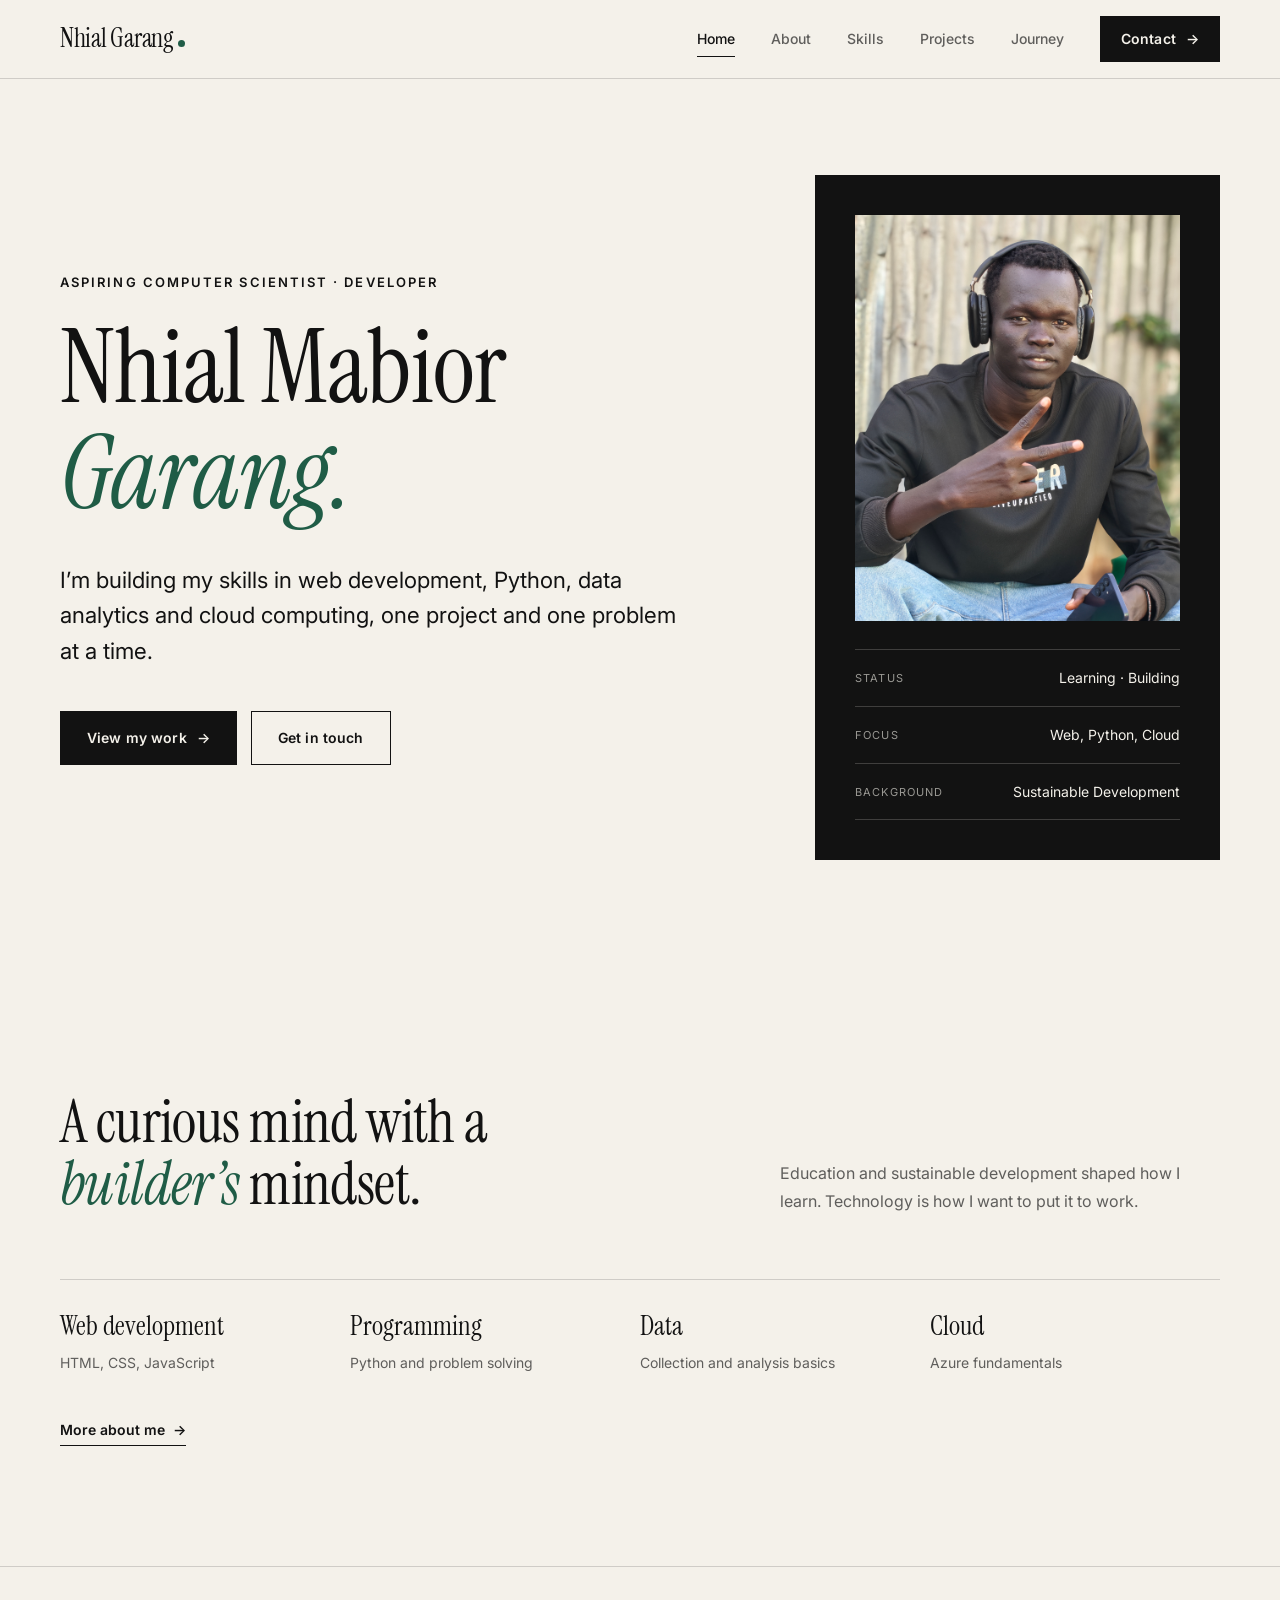
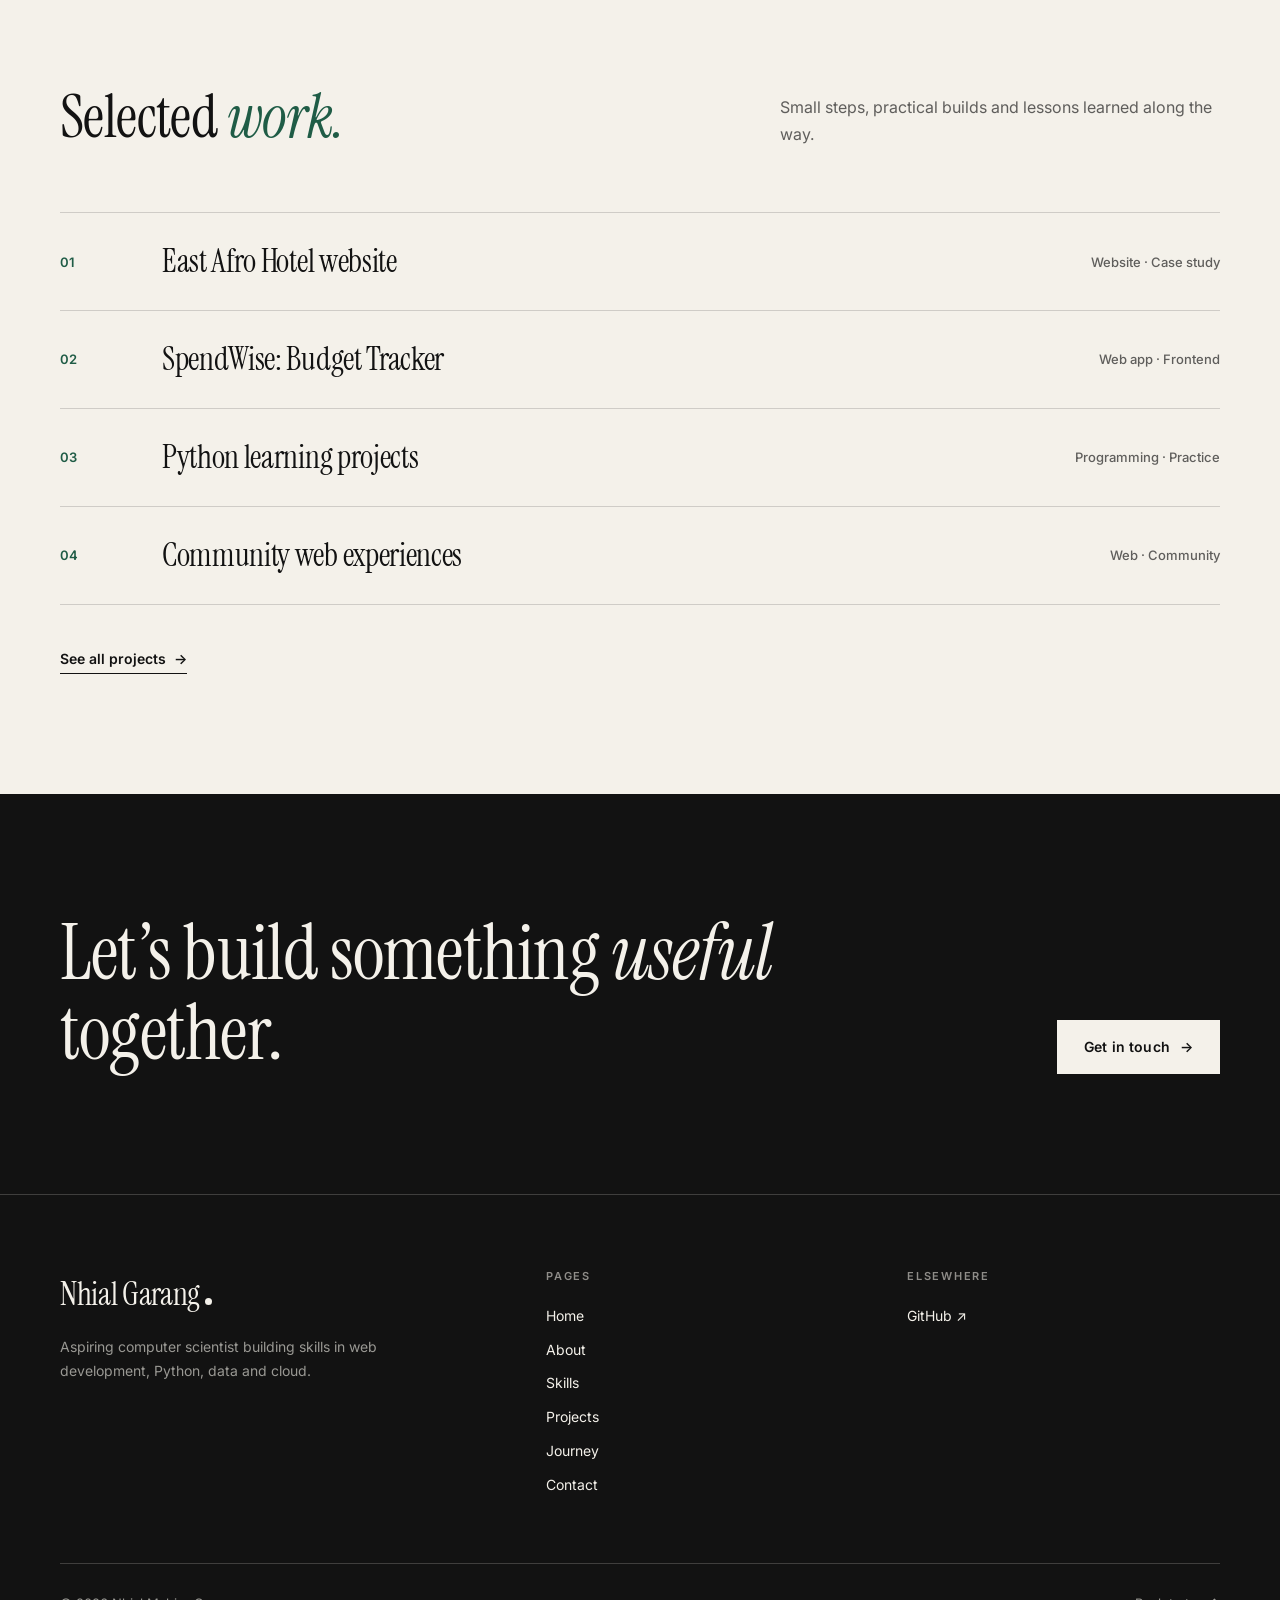
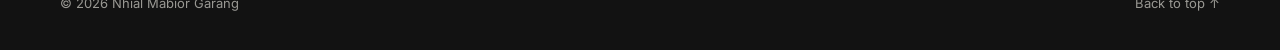
<file: index.html>
<!DOCTYPE html>
<html lang="en" class="no-js">
<head>
<meta charset="UTF-8">
<meta name="viewport" content="width=device-width, initial-scale=1.0">
<title>Nhial Mabior Garang | Developer Portfolio</title>
<meta name="description" content="Portfolio of Nhial Mabior Garang, aspiring computer scientist exploring web development, Python, data analytics and cloud computing.">
<meta name="theme-color" content="#F4F1EA">
<meta property="og:title" content="Nhial Mabior Garang | Developer Portfolio">
<meta property="og:description" content="Portfolio of Nhial Mabior Garang, aspiring computer scientist exploring web development, Python, data analytics and cloud computing.">
<meta property="og:type" content="website">
<link rel="icon" href="assets/favicon.svg" type="image/svg+xml">
<link rel="preconnect" href="https://fonts.googleapis.com">
<link rel="preconnect" href="https://fonts.gstatic.com" crossorigin>
<link href="https://fonts.googleapis.com/css2?family=Inter:wght@400;500;600&family=Instrument+Serif:ital@0;1&display=swap" rel="stylesheet">
<link rel="stylesheet" href="styles.css">
<script src="script.js" defer></script>
</head>
<body>
<a class="skip-link" href="#main">Skip to content</a>
<header class="site-header">
<nav class="nav container" aria-label="Main navigation">
<a class="brand" href="index.html" aria-label="Nhial Mabior Garang, home">Nhial Garang<i></i></a>
<button class="menu-toggle" aria-expanded="false" aria-controls="nav-links" aria-label="Toggle navigation"><span></span><span></span><span></span></button>
<div class="nav-links" id="nav-links"><a href="index.html" aria-current="page">Home</a><a href="about.html">About</a><a href="skills.html">Skills</a><a href="projects.html">Projects</a><a href="journey.html">Journey</a><a class="btn btn-solid btn-sm" href="contact.html">Contact <span class="arrow" aria-hidden="true">→</span></a></div>
</nav>
</header>
<main id="main">

<section class="hero"><div class="container hero-grid">
<div class="reveal">
<p class="hero-role">Aspiring Computer Scientist · Developer</p>
<h1>Nhial Mabior <em>Garang.</em></h1>
<p class="lead">I’m building my skills in web development, Python, data analytics and cloud computing, one project and one problem at a time.</p>
<div class="hero-actions">
<a class="btn btn-solid" href="projects.html">View my work <span class="arrow" aria-hidden="true">→</span></a>
<a class="btn btn-line" href="contact.html">Get in touch</a>
<a class="text-link" href="#" data-cv download>Download CV <span class="arrow" aria-hidden="true">↓</span></a>
</div>
</div>
<aside class="profile-card reveal" aria-label="Profile summary">
<!-- PORTRAIT: save your photo as assets/portrait.jpg (4:5, e.g. 1200x1500). It replaces the placeholder automatically. -->
<div class="slot slot-portrait"><span class="slot-mono" aria-hidden="true">N.</span><span class="slot-note">Portrait<small>assets/portrait.jpg</small></span><img src="assets/portrait.jpeg" alt="Portrait of Nhial Mabior Garang" loading="lazy"></div>
<ul class="facts">
<li><span>Status</span><span>Learning · Building</span></li>
<li><span>Focus</span><span>Web, Python, Cloud</span></li>
<li><span>Background</span><span>Sustainable Development</span></li>
</ul>
</aside>
</div></section>

<section class="section"><div class="container">
<div class="section-head reveal"><h2>A curious mind with a <em>builder’s</em> mindset.</h2><p>Education and sustainable development shaped how I learn. Technology is how I want to put it to work.</p></div>
<div class="focus-strip reveal">
<div><b>Web development</b><span>HTML, CSS, JavaScript</span></div>
<div><b>Programming</b><span>Python and problem solving</span></div>
<div><b>Data</b><span>Collection and analysis basics</span></div>
<div><b>Cloud</b><span>Azure fundamentals</span></div>
</div>
<p class="reveal" style="margin-top:40px"><a class="text-link" href="about.html">More about me <span class="arrow" aria-hidden="true">→</span></a></p>
</div></section>

<section class="section"><div class="container">
<div class="section-head reveal"><h2>Selected <em>work.</em></h2><p>Small steps, practical builds and lessons learned along the way.</p></div>
<ul class="preview-list reveal">
<li><span class="num">01</span><h3><a href="east-afro-hotel.html">East Afro Hotel website</a></h3><span class="meta">Website · Case study</span></li>
<li><span class="num">02</span><h3><a href="projects.html">SpendWise: Budget Tracker</a></h3><span class="meta">Web app · Frontend</span></li>
<li><span class="num">03</span><h3><a href="projects.html">Python learning projects</a></h3><span class="meta">Programming · Practice</span></li>
<li><span class="num">04</span><h3><a href="projects.html">Community web experiences</a></h3><span class="meta">Web · Community</span></li>
</ul>
<p class="reveal" style="margin-top:40px"><a class="text-link" href="projects.html">See all projects <span class="arrow" aria-hidden="true">→</span></a></p>
</div></section>
<section class="section cta dark">
<div class="container cta-inner reveal">
<h2>Let’s build something <em>useful</em> together.</h2>
<a class="btn btn-solid" href="contact.html">Get in touch <span class="arrow" aria-hidden="true">→</span></a>
</div>
</section>
</main>
<footer class="site-footer">
<div class="container">
<div class="footer-top">
<div><a class="brand" href="index.html">Nhial Garang<i></i></a><p>Aspiring computer scientist building skills in web development, Python, data and cloud.</p></div>
<div><h4>Pages</h4><ul><li><a href="index.html">Home</a></li><li><a href="about.html">About</a></li><li><a href="skills.html">Skills</a></li><li><a href="projects.html">Projects</a></li><li><a href="journey.html">Journey</a></li><li><a href="contact.html">Contact</a></li></ul></div>
<div><h4>Elsewhere</h4><ul><li><a href="https://github.com/Nhialmabior" target="_blank" rel="noreferrer">GitHub ↗</a></li><li><a href="#" data-linkedin>LinkedIn ↗</a></li><li><a href="#" data-email>Email ↗</a></li></ul></div>
</div>
<div class="footer-bottom"><span>© <span id="year"></span> Nhial Mabior Garang</span><a href="#main">Back to top ↑</a></div>
</div>
</footer>
</body>
</html>
</file>
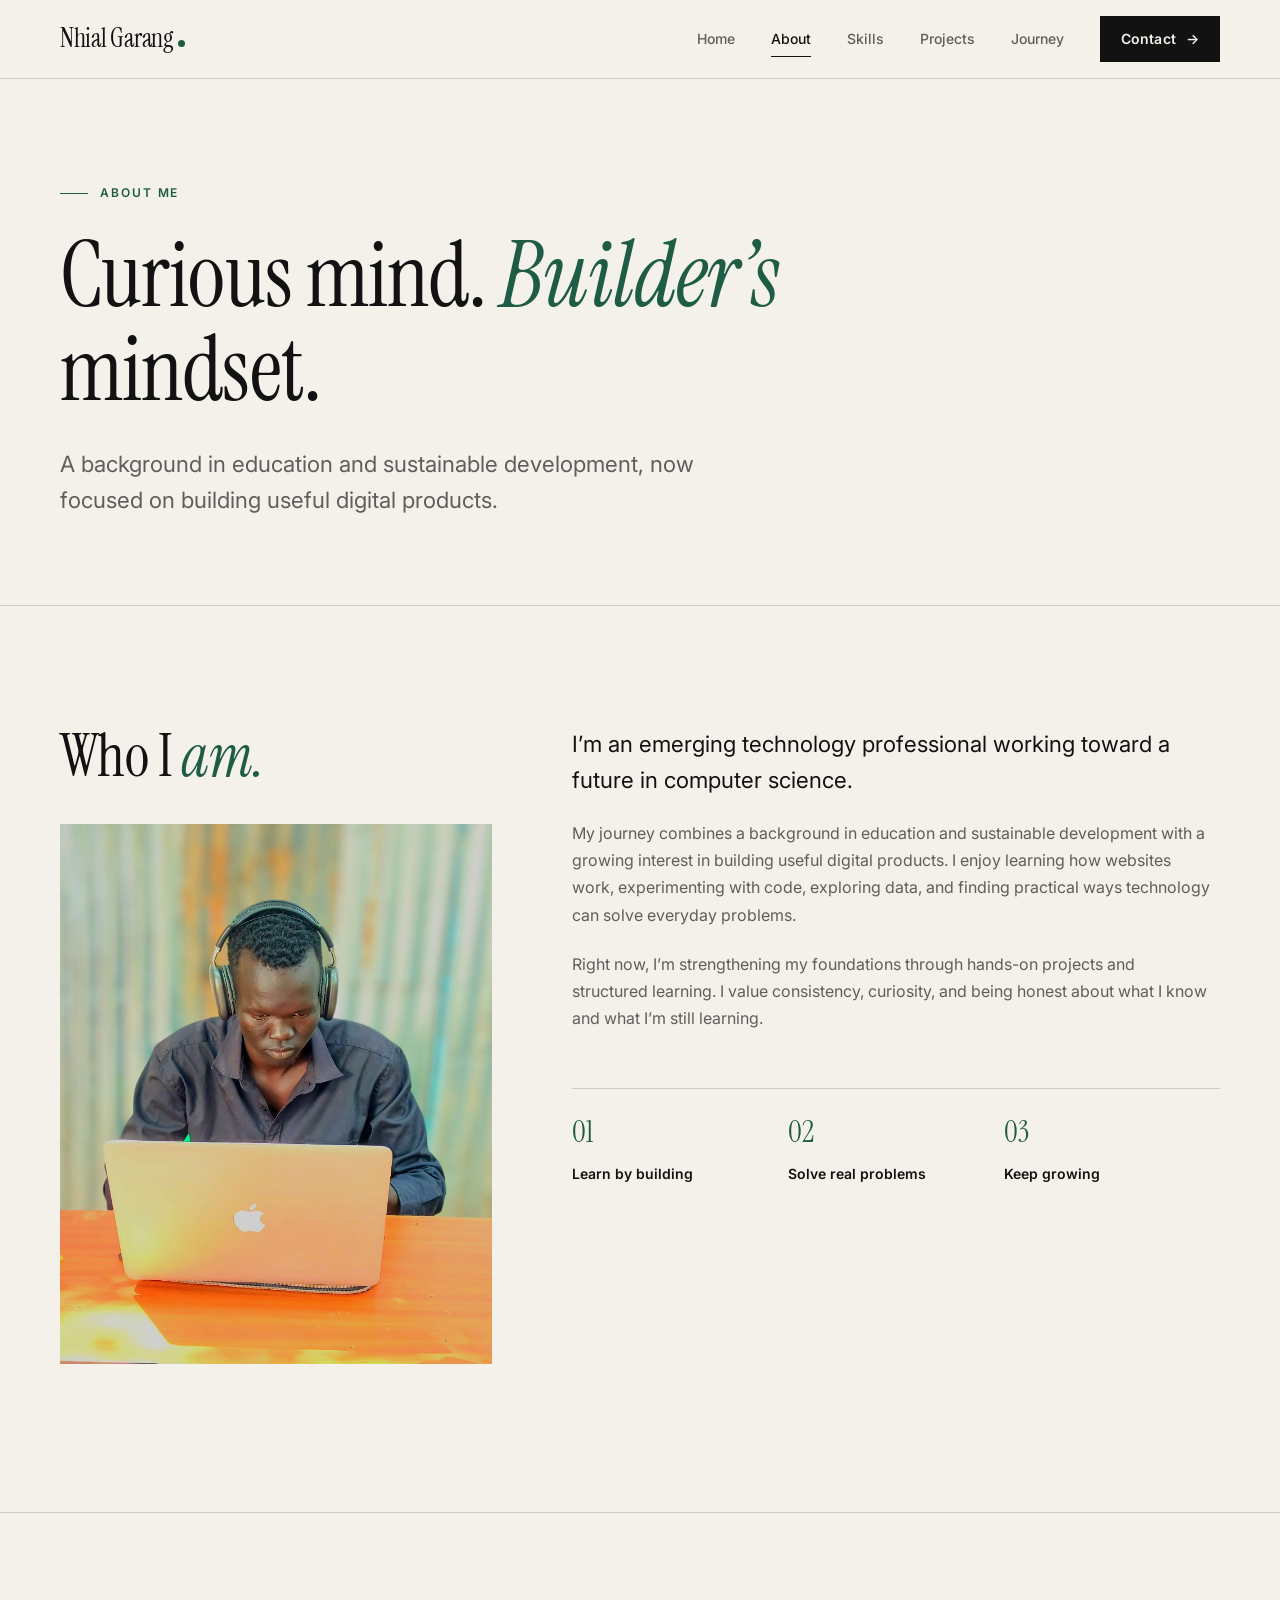
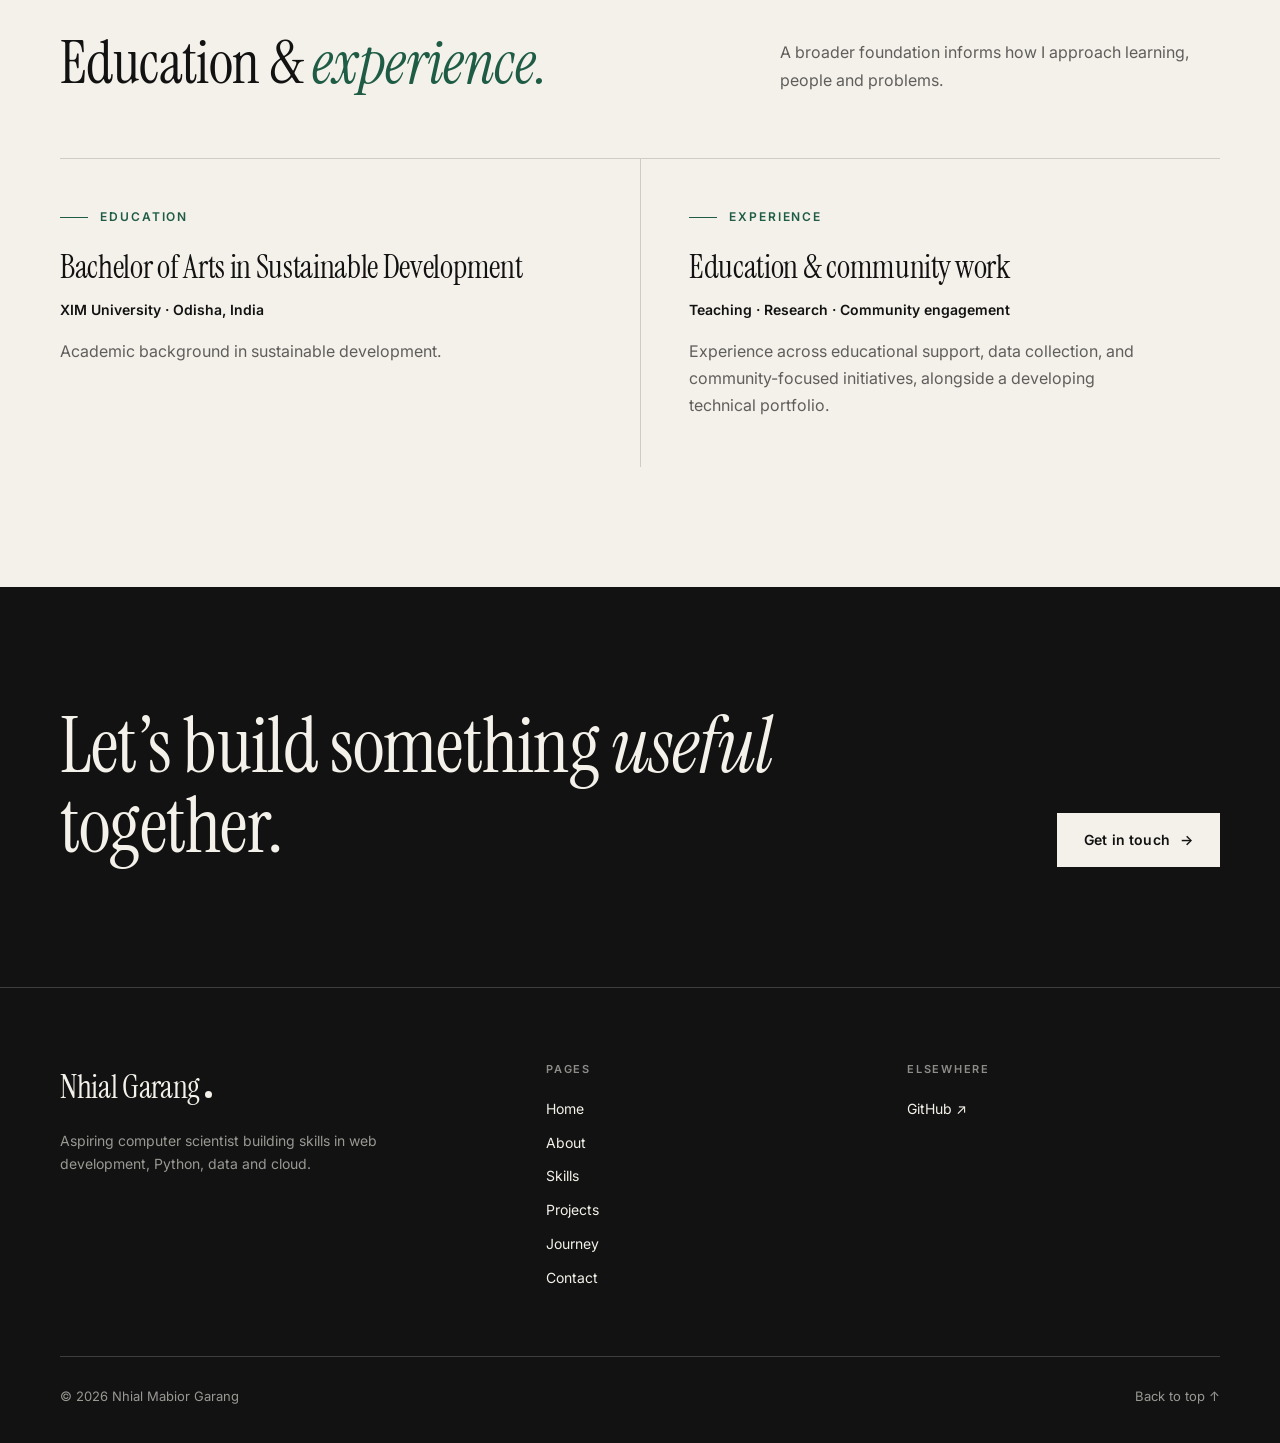
<file: about.html>
<!DOCTYPE html>
<html lang="en" class="no-js">
<head>
<meta charset="UTF-8">
<meta name="viewport" content="width=device-width, initial-scale=1.0">
<title>About | Nhial Mabior Garang</title>
<meta name="description" content="About Nhial Mabior Garang: an emerging technology professional working toward a future in computer science.">
<meta name="theme-color" content="#F4F1EA">
<meta property="og:title" content="About | Nhial Mabior Garang">
<meta property="og:description" content="About Nhial Mabior Garang: an emerging technology professional working toward a future in computer science.">
<meta property="og:type" content="website">
<link rel="icon" href="assets/favicon.svg" type="image/svg+xml">
<link rel="preconnect" href="https://fonts.googleapis.com">
<link rel="preconnect" href="https://fonts.gstatic.com" crossorigin>
<link href="https://fonts.googleapis.com/css2?family=Inter:wght@400;500;600&family=Instrument+Serif:ital@0;1&display=swap" rel="stylesheet">
<link rel="stylesheet" href="styles.css">
<script src="script.js" defer></script>
</head>
<body>
<a class="skip-link" href="#main">Skip to content</a>
<header class="site-header">
<nav class="nav container" aria-label="Main navigation">
<a class="brand" href="index.html" aria-label="Nhial Mabior Garang, home">Nhial Garang<i></i></a>
<button class="menu-toggle" aria-expanded="false" aria-controls="nav-links" aria-label="Toggle navigation"><span></span><span></span><span></span></button>
<div class="nav-links" id="nav-links"><a href="index.html">Home</a><a href="about.html" aria-current="page">About</a><a href="skills.html">Skills</a><a href="projects.html">Projects</a><a href="journey.html">Journey</a><a class="btn btn-solid btn-sm" href="contact.html">Contact <span class="arrow" aria-hidden="true">→</span></a></div>
</nav>
</header>
<main id="main">
<section class="page-hero"><div class="container">
<p class="eyebrow">About me</p>
<h1>Curious mind. <em>Builder’s</em> mindset.</h1>
<p class="lead muted">A background in education and sustainable development, now focused on building useful digital products.</p>
</div></section>

<section class="section"><div class="container about-grid">
<div class="reveal about-side">
<h2>Who I <em>am.</em></h2>
<!-- PORTRAIT: save as assets/portrait.jpg (4:5). -->
<div class="slot slot-portrait"><span class="slot-mono" aria-hidden="true">N.</span><span class="slot-note">Portrait<small>assets/portrait.jpg</small></span><img src="assets/nhial.jpeg" alt="Portrait of Nhial Mabior Garang" loading="lazy"></div>
</div>
<div class="prose reveal">
<p class="lead">I’m an emerging technology professional working toward a future in computer science.</p>
<p>My journey combines a background in education and sustainable development with a growing interest in building useful digital products. I enjoy learning how websites work, experimenting with code, exploring data, and finding practical ways technology can solve everyday problems.</p>
<p>Right now, I’m strengthening my foundations through hands-on projects and structured learning. I value consistency, curiosity, and being honest about what I know and what I’m still learning.</p>
<div class="values">
<div><b>01</b><span>Learn by building</span></div>
<div><b>02</b><span>Solve real problems</span></div>
<div><b>03</b><span>Keep growing</span></div>
</div>
<p style="margin-top:44px"><a class="btn btn-line" href="#" data-cv download>Download my CV <span class="arrow" aria-hidden="true">↓</span></a></p>
</div>
</div></section>
<section class="section"><div class="container">
<div class="section-head reveal"><h2>Education &amp; <em>experience.</em></h2><p>A broader foundation informs how I approach learning, people and problems.</p></div>
</div>
<div class="container"><div class="bg-grid light">
<article class="bg-card reveal"><p class="eyebrow">Education</p><h3>Bachelor of Arts in Sustainable Development</h3><p class="place">XIM University · Odisha, India</p><p class="muted">Academic background in sustainable development.</p></article>
<article class="bg-card reveal"><p class="eyebrow">Experience</p><h3>Education &amp; community work</h3><p class="place">Teaching · Research · Community engagement</p><p class="muted">Experience across educational support, data collection, and community-focused initiatives, alongside a developing technical portfolio.</p></article>
</div></div>
</section>
<section class="section cta dark">
<div class="container cta-inner reveal">
<h2>Let’s build something <em>useful</em> together.</h2>
<a class="btn btn-solid" href="contact.html">Get in touch <span class="arrow" aria-hidden="true">→</span></a>
</div>
</section>
</main>
<footer class="site-footer">
<div class="container">
<div class="footer-top">
<div><a class="brand" href="index.html">Nhial Garang<i></i></a><p>Aspiring computer scientist building skills in web development, Python, data and cloud.</p></div>
<div><h4>Pages</h4><ul><li><a href="index.html">Home</a></li><li><a href="about.html">About</a></li><li><a href="skills.html">Skills</a></li><li><a href="projects.html">Projects</a></li><li><a href="journey.html">Journey</a></li><li><a href="contact.html">Contact</a></li></ul></div>
<div><h4>Elsewhere</h4><ul><li><a href="https://github.com/Nhialmabior" target="_blank" rel="noreferrer">GitHub ↗</a></li><li><a href="#" data-linkedin>LinkedIn ↗</a></li><li><a href="#" data-email>Email ↗</a></li></ul></div>
</div>
<div class="footer-bottom"><span>© <span id="year"></span> Nhial Mabior Garang</span><a href="#main">Back to top ↑</a></div>
</div>
</footer>
</body>
</html>
</file>
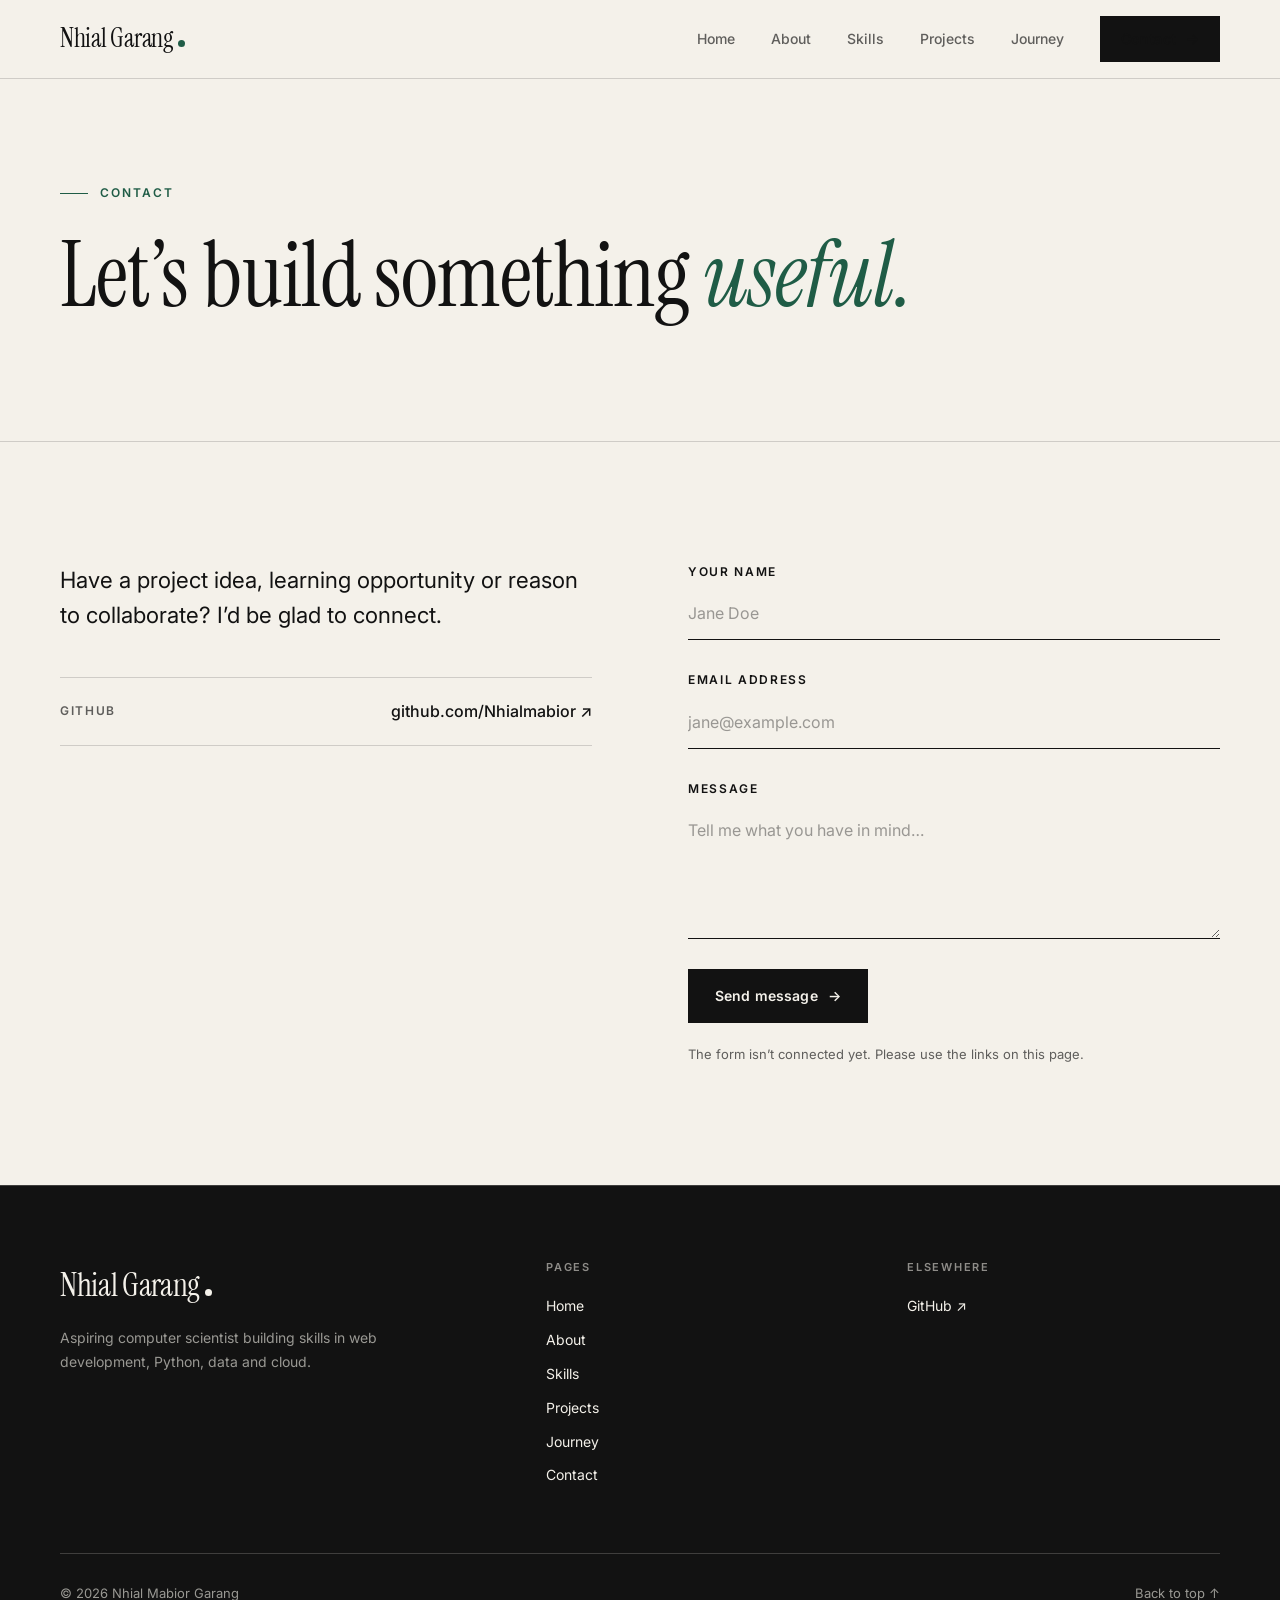
<file: contact.html>
<!DOCTYPE html>
<html lang="en" class="no-js">
<head>
<meta charset="UTF-8">
<meta name="viewport" content="width=device-width, initial-scale=1.0">
<title>Contact | Nhial Mabior Garang</title>
<meta name="description" content="Get in touch with Nhial Mabior Garang about projects, learning opportunities or collaboration.">
<meta name="theme-color" content="#F4F1EA">
<meta property="og:title" content="Contact | Nhial Mabior Garang">
<meta property="og:description" content="Get in touch with Nhial Mabior Garang about projects, learning opportunities or collaboration.">
<meta property="og:type" content="website">
<link rel="icon" href="assets/favicon.svg" type="image/svg+xml">
<link rel="preconnect" href="https://fonts.googleapis.com">
<link rel="preconnect" href="https://fonts.gstatic.com" crossorigin>
<link href="https://fonts.googleapis.com/css2?family=Inter:wght@400;500;600&family=Instrument+Serif:ital@0;1&display=swap" rel="stylesheet">
<link rel="stylesheet" href="styles.css">
<script src="script.js" defer></script>
</head>
<body>
<a class="skip-link" href="#main">Skip to content</a>
<header class="site-header">
<nav class="nav container" aria-label="Main navigation">
<a class="brand" href="index.html" aria-label="Nhial Mabior Garang, home">Nhial Garang<i></i></a>
<button class="menu-toggle" aria-expanded="false" aria-controls="nav-links" aria-label="Toggle navigation"><span></span><span></span><span></span></button>
<div class="nav-links" id="nav-links"><a href="index.html">Home</a><a href="about.html">About</a><a href="skills.html">Skills</a><a href="projects.html">Projects</a><a href="journey.html">Journey</a><a class="btn btn-solid btn-sm" href="contact.html" aria-current="page">Contact <span class="arrow" aria-hidden="true">→</span></a></div>
</nav>
</header>
<main id="main">

<section class="page-hero" style="border-bottom:0"><div class="container">
<p class="eyebrow">Contact</p>
<h1>Let’s build something <em>useful.</em></h1>
</div></section>
<section class="section" style="border-top:1px solid var(--line)"><div class="container contact-grid">
<div class="reveal">
<p class="lead">Have a project idea, learning opportunity or reason to collaborate? I’d be glad to connect.</p>
<ul class="contact-list">
<li><a href="https://github.com/Nhialmabior" target="_blank" rel="noreferrer"><span>GitHub</span><span>github.com/Nhialmabior ↗</span></a></li>
<li><a href="#" data-linkedin><span>LinkedIn</span><span>View profile ↗</span></a></li>
<li><a href="#" data-email><span>Email</span><span>Write to me ↗</span></a></li>
<li><a href="#" data-cv download><span>CV</span><span>Download PDF ↓</span></a></li>
</ul>
</div>
<form id="contact-form" class="reveal" novalidate>
<input type="text" name="_gotcha" tabindex="-1" autocomplete="off" aria-hidden="true" style="position:absolute;left:-9999px;opacity:0;height:0;margin:0;padding:0;border:0">
<label for="name">Your name</label><input id="name" name="name" type="text" placeholder="Jane Doe" required>
<label for="email">Email address</label><input id="email" name="email" type="email" placeholder="jane@example.com" required>
<label for="message">Message</label><textarea id="message" name="message" rows="4" placeholder="Tell me what you have in mind…" required></textarea>
<button class="btn btn-solid" type="submit">Send message <span class="arrow" aria-hidden="true">→</span></button>
<p class="form-note" id="form-note" aria-live="polite"></p>
</form>
</div></section>
</main>
<footer class="site-footer">
<div class="container">
<div class="footer-top">
<div><a class="brand" href="index.html">Nhial Garang<i></i></a><p>Aspiring computer scientist building skills in web development, Python, data and cloud.</p></div>
<div><h4>Pages</h4><ul><li><a href="index.html">Home</a></li><li><a href="about.html">About</a></li><li><a href="skills.html">Skills</a></li><li><a href="projects.html">Projects</a></li><li><a href="journey.html">Journey</a></li><li><a href="contact.html">Contact</a></li></ul></div>
<div><h4>Elsewhere</h4><ul><li><a href="https://github.com/Nhialmabior" target="_blank" rel="noreferrer">GitHub ↗</a></li><li><a href="#" data-linkedin>LinkedIn ↗</a></li><li><a href="#" data-email>Email ↗</a></li></ul></div>
</div>
<div class="footer-bottom"><span>© <span id="year"></span> Nhial Mabior Garang</span><a href="#main">Back to top ↑</a></div>
</div>
</footer>
</body>
</html>
</file>
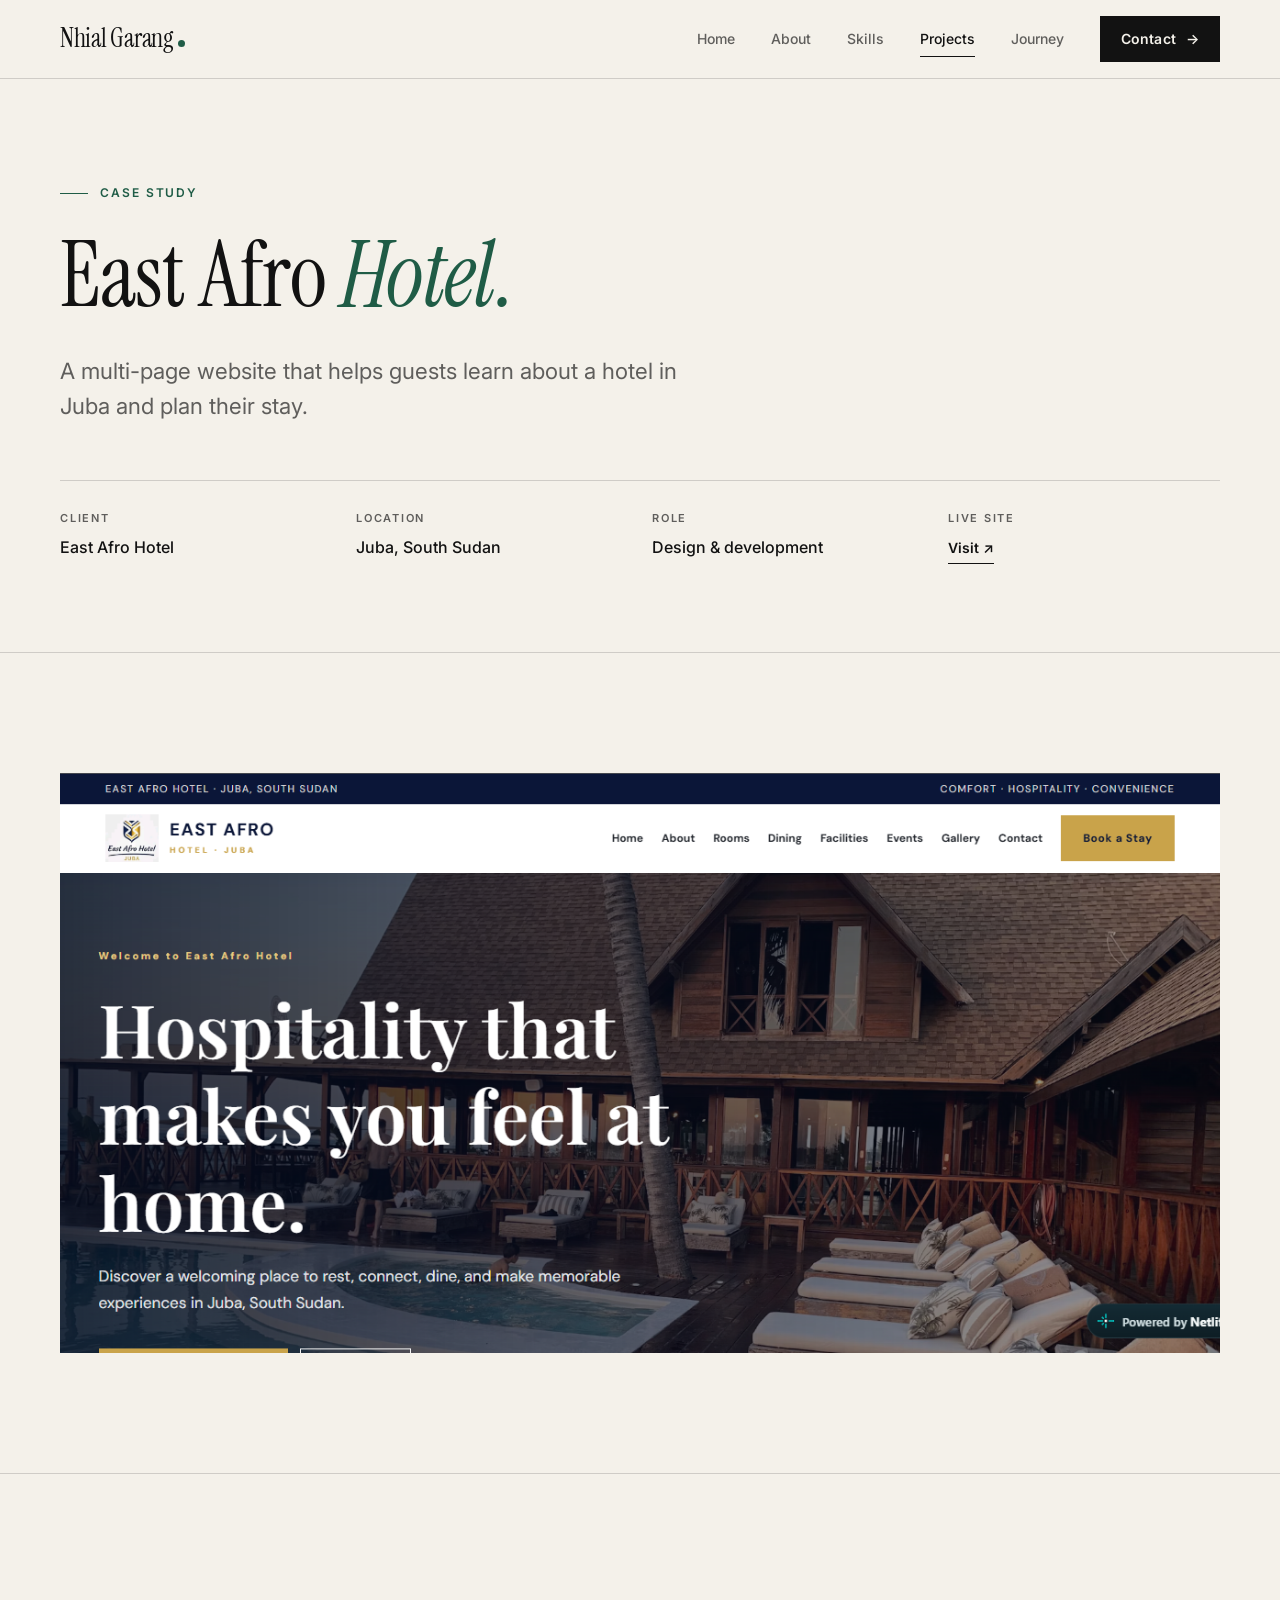
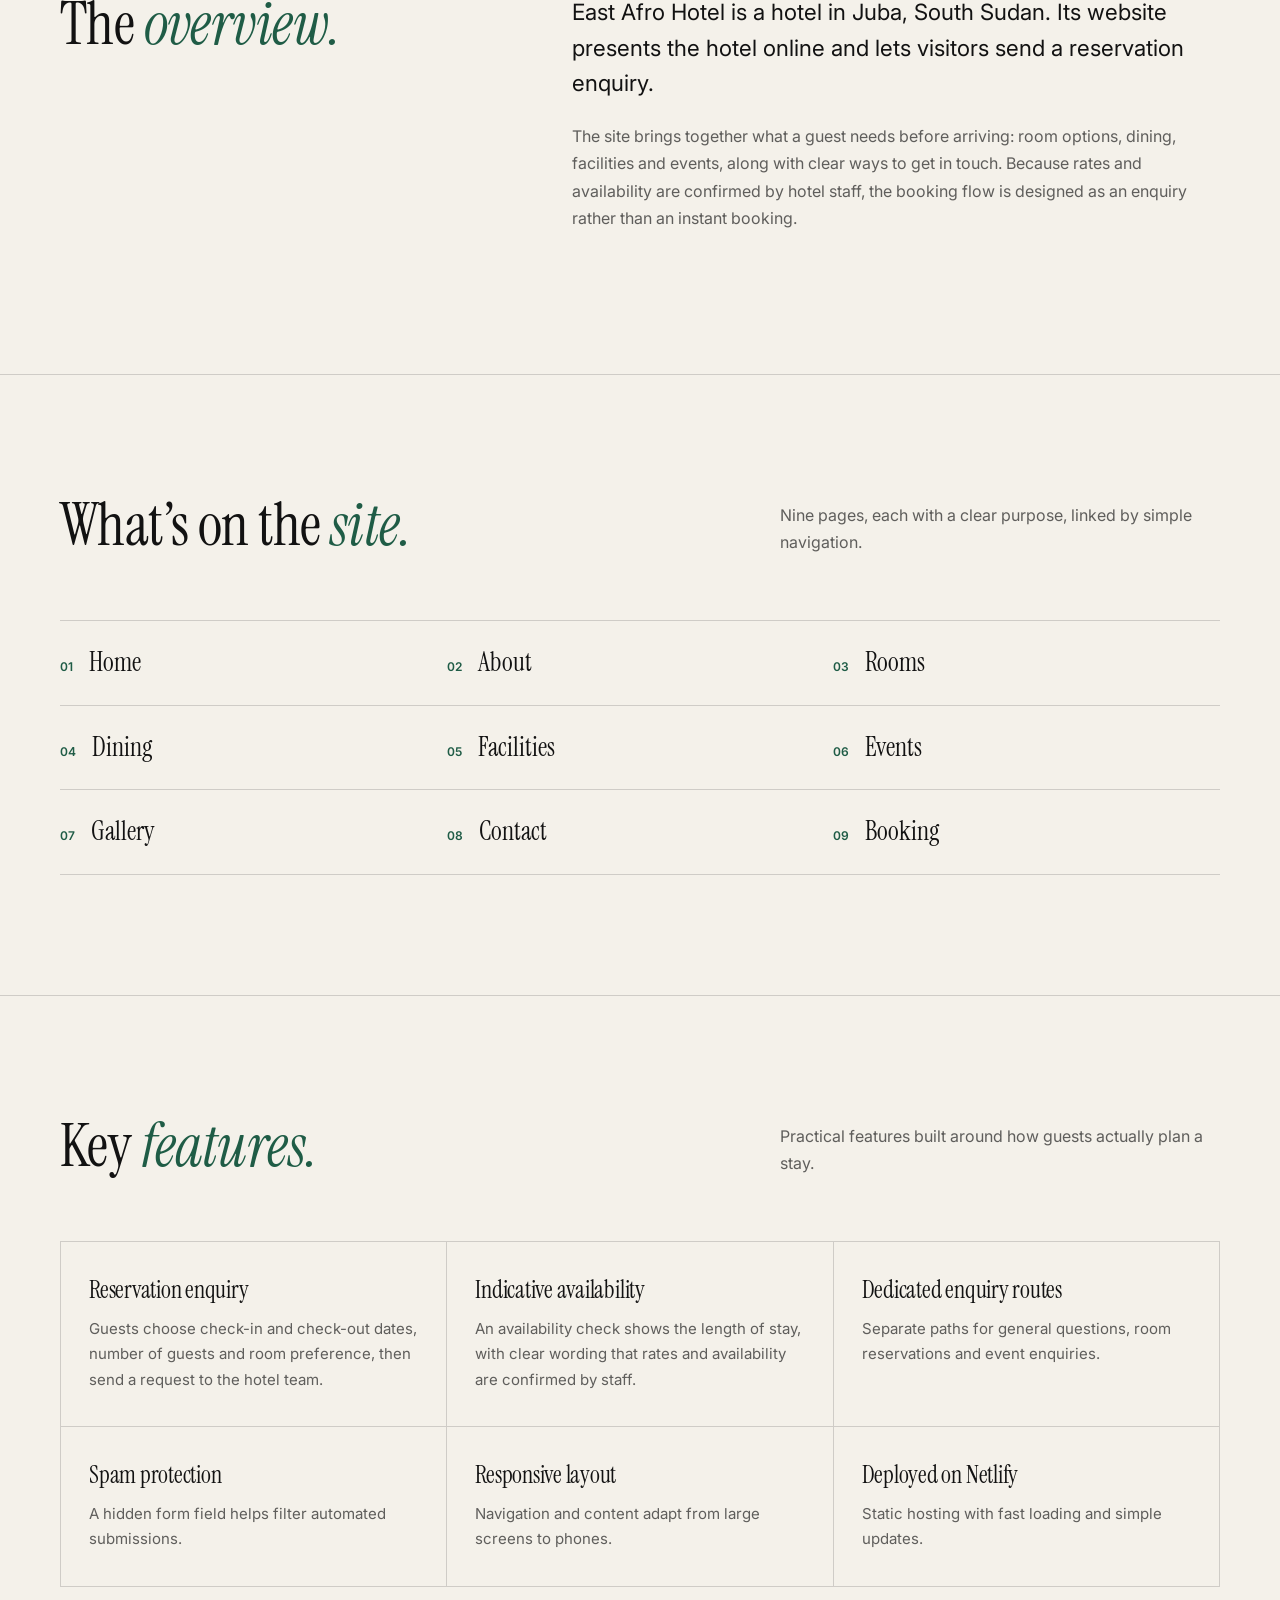
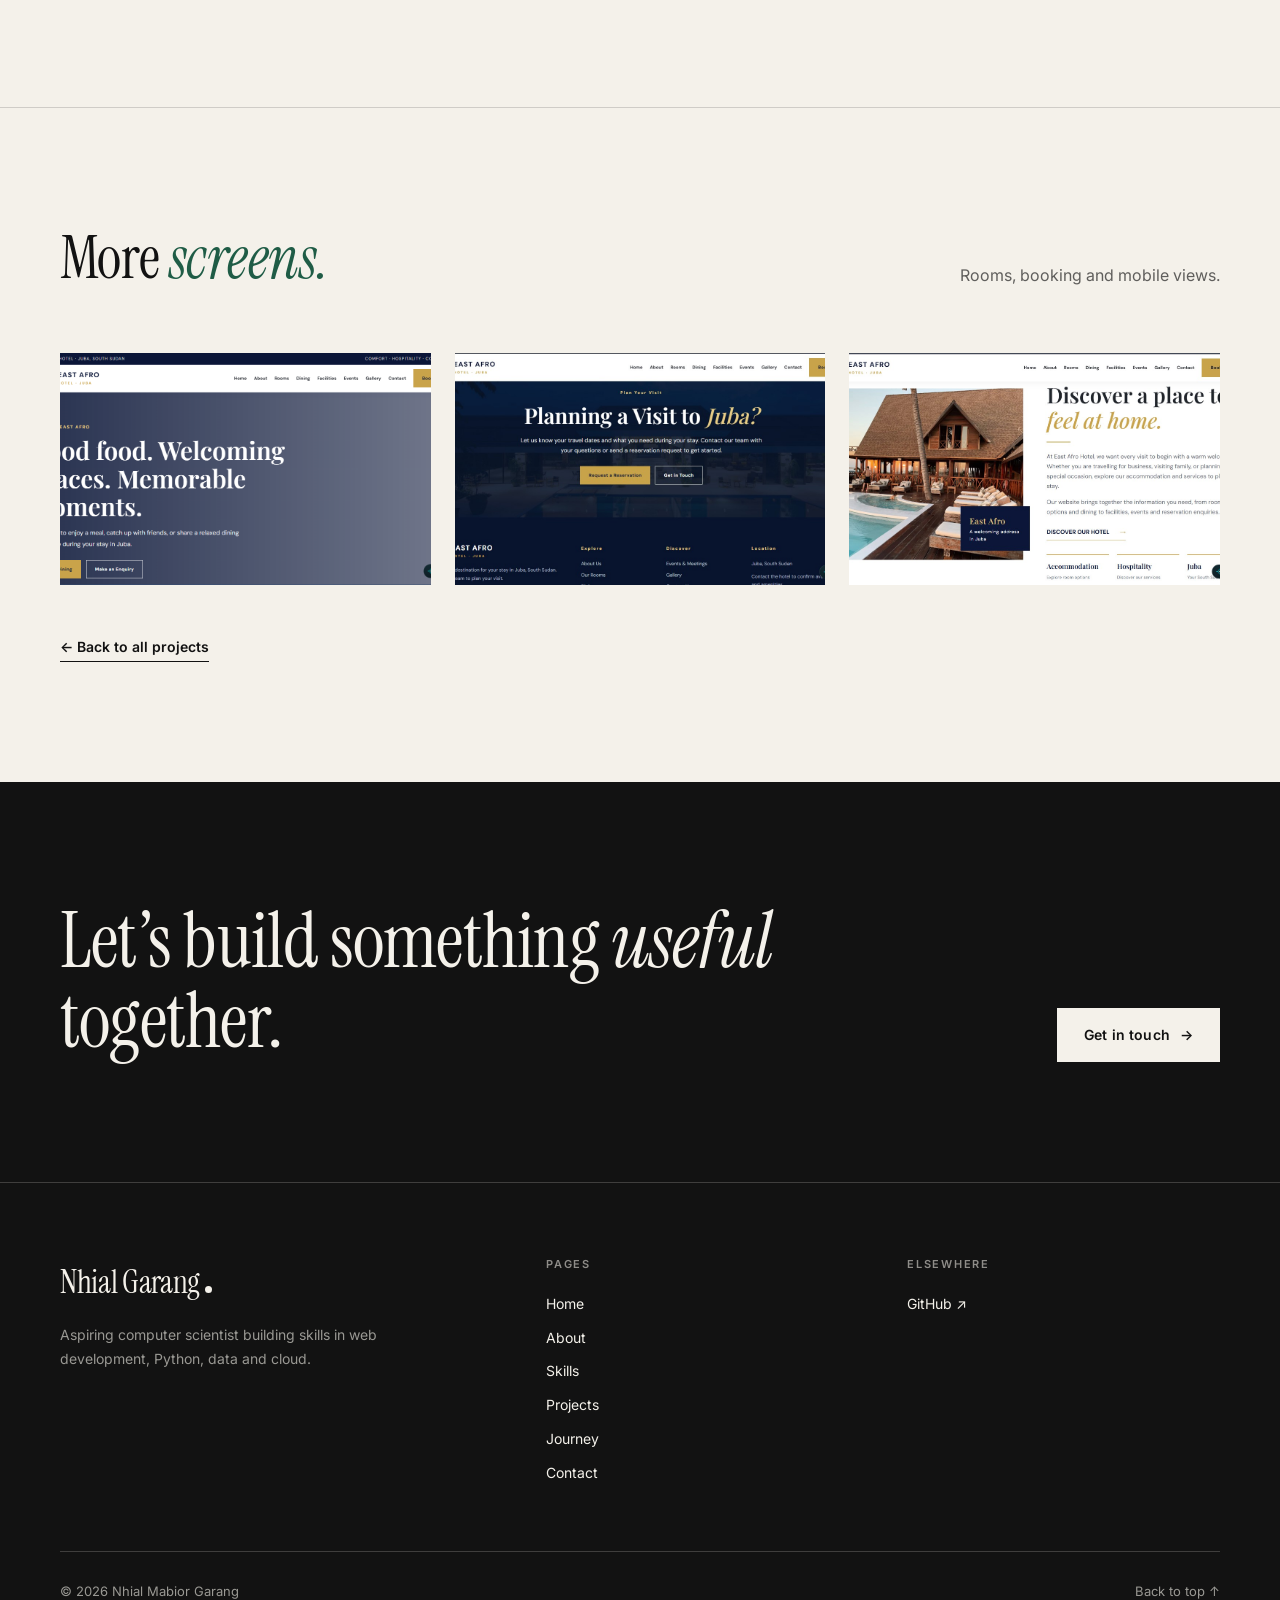
<file: east-afro-hotel.html>
<!DOCTYPE html>
<html lang="en" class="no-js">

<head>
    <meta charset="UTF-8">
    <meta name="viewport" content="width=device-width, initial-scale=1.0">

    <title>East Afro Hotel | Case Study | Nhial Mabior Garang</title>

    <meta name="description" content="Case study: a multi-page hotel website for East Afro Hotel in Juba, South Sudan, with room information and a reservation enquiry form.">
    <meta name="theme-color" content="#F4F1EA">

    <meta property="og:title" content="East Afro Hotel | Case Study | Nhial Mabior Garang">
    <meta property="og:description" content="Case study: a multi-page hotel website for East Afro Hotel in Juba, South Sudan, with room information and a reservation enquiry form.">
    <meta property="og:type" content="website">

    <link rel="icon" href="assets/favicon.svg" type="image/svg+xml">

    <link rel="preconnect" href="https://fonts.googleapis.com">
    <link rel="preconnect" href="https://fonts.gstatic.com" crossorigin>

    <link href="https://fonts.googleapis.com/css2?family=Inter:wght@400;500;600&family=Instrument+Serif:ital@0;1&display=swap" rel="stylesheet">

    <link rel="stylesheet" href="styles.css">

    <script src="script.js" defer></script>
</head>

<body>

    <a class="skip-link" href="#main">Skip to content</a>

    <!-- ==================== HEADER ==================== -->

    <header class="site-header">

        <nav class="nav container" aria-label="Main navigation">

            <a class="brand" href="index.html" aria-label="Nhial Mabior Garang, home">
                Nhial Garang<i></i>
            </a>

            <button
                class="menu-toggle"
                aria-expanded="false"
                aria-controls="nav-links"
                aria-label="Toggle navigation"
            >
                <span></span>
                <span></span>
                <span></span>
            </button>

            <div class="nav-links" id="nav-links">

                <a href="index.html">Home</a>
                <a href="about.html">About</a>
                <a href="skills.html">Skills</a>
                <a href="projects.html" aria-current="page">Projects</a>
                <a href="journey.html">Journey</a>

                <a class="btn btn-solid btn-sm" href="contact.html">
                    Contact
                    <span class="arrow" aria-hidden="true">→</span>
                </a>

            </div>

        </nav>

    </header>

    <main id="main">

        <!-- ==================== PAGE HERO ==================== -->

        <section class="page-hero">

            <div class="container">

                <p class="eyebrow">Case study</p>

                <h1>East Afro <em>Hotel.</em></h1>

                <p class="lead muted">
                    A multi-page website that helps guests learn about a hotel
                    in Juba and plan their stay.
                </p>

                <dl class="meta-row">

                    <div>
                        <dt>Client</dt>
                        <dd>East Afro Hotel</dd>
                    </div>

                    <div>
                        <dt>Location</dt>
                        <dd>Juba, South Sudan</dd>
                    </div>

                    <div>
                        <dt>Role</dt>
                        <dd>Design &amp; development</dd>
                    </div>

                    <div>
                        <dt>Live site</dt>
                        <dd>
                            <a
                                class="text-link"
                                href="https://eastafrohotel.netlify.app/"
                                target="_blank"
                                rel="noreferrer"
                            >
                                Visit ↗
                            </a>
                        </dd>
                    </div>

                </dl>

            </div>

        </section>

        <!-- ==================== MAIN PROJECT SCREENSHOT ==================== -->

        <section class="section">

            <div class="container">

                <!-- MAIN SCREENSHOT: save as assets/east-afro-hotel.jpg (16:10). -->

                <div class="slot slot-wide reveal">

                    <span class="slot-note">
                        Screenshot
                        <small>assets/east-afro-hotel.jpg</small>
                    </span>

                    <img
                        src="assets/east-afro-hotel.jpg"
                        alt="East Afro Hotel website homepage"
                        loading="lazy"
                    >

                </div>

            </div>

        </section>

        <!-- ==================== PROJECT OVERVIEW ==================== -->

        <section class="section">

            <div class="container about-grid">

                <h2 class="reveal">
                    The <em>overview.</em>
                </h2>

                <div class="prose reveal">

                    <p class="lead">
                        East Afro Hotel is a hotel in Juba, South Sudan.
                        Its website presents the hotel online and lets visitors
                        send a reservation enquiry.
                    </p>

                    <p>
                        The site brings together what a guest needs before arriving:
                        room options, dining, facilities and events, along with
                        clear ways to get in touch. Because rates and availability
                        are confirmed by hotel staff, the booking flow is designed
                        as an enquiry rather than an instant booking.
                    </p>

                </div>

            </div>

        </section>

        <!-- ==================== WEBSITE PAGES ==================== -->

        <section class="section">

            <div class="container">

                <div class="section-head reveal">

                    <h2>
                        What’s on the <em>site.</em>
                    </h2>

                    <p>
                        Nine pages, each with a clear purpose, linked by simple navigation.
                    </p>

                </div>

                <ul class="page-list reveal">

                    <li>Home</li>
                    <li>About</li>
                    <li>Rooms</li>
                    <li>Dining</li>
                    <li>Facilities</li>
                    <li>Events</li>
                    <li>Gallery</li>
                    <li>Contact</li>
                    <li>Booking</li>

                </ul>

            </div>

        </section>

        <!-- ==================== KEY FEATURES ==================== -->

        <section class="section">

            <div class="container">

                <div class="section-head reveal">

                    <h2>
                        Key <em>features.</em>
                    </h2>

                    <p>
                        Practical features built around how guests actually plan a stay.
                    </p>

                </div>

                <ul class="feature-list reveal">

                    <li>

                        <h3>Reservation enquiry</h3>

                        <p>
                            Guests choose check-in and check-out dates, number
                            of guests and room preference, then send a request
                            to the hotel team.
                        </p>

                    </li>

                    <li>

                        <h3>Indicative availability</h3>

                        <p>
                            An availability check shows the length of stay,
                            with clear wording that rates and availability
                            are confirmed by staff.
                        </p>

                    </li>

                    <li>

                        <h3>Dedicated enquiry routes</h3>

                        <p>
                            Separate paths for general questions, room
                            reservations and event enquiries.
                        </p>

                    </li>

                    <li>

                        <h3>Spam protection</h3>

                        <p>
                            A hidden form field helps filter automated submissions.
                        </p>

                    </li>

                    <li>

                        <h3>Responsive layout</h3>

                        <p>
                            Navigation and content adapt from large screens to phones.
                        </p>

                    </li>

                    <li>

                        <h3>Deployed on Netlify</h3>

                        <p>
                            Static hosting with fast loading and simple updates.
                        </p>

                    </li>

                </ul>

            </div>

        </section>

        <!-- ==================== ADDITIONAL SCREENSHOTS ==================== -->

        <section class="section">

            <div class="container">

                <div class="section-head reveal">

                    <h2>
                        More <em>screens.</em>
                    </h2>

                    <p>
                        Rooms, booking and mobile views.
                    </p>

                </div>

                <!-- MORE SCREENSHOTS: assets/east-afro-1.jpg, east-afro-2.jpg, east-afro-3.jpg -->

                <div class="shots reveal">

                    <div class="slot">

                        <span class="slot-note">
                            Screenshot
                            <small>assets/east-afro-1.jpg</small>
                        </span>

                        <img
                            src="assets/east-afro-1.jpg"
                            alt="East Afro Hotel website screenshot 1"
                            loading="lazy"
                        >

                    </div>

                    <div class="slot">

                        <span class="slot-note">
                            Screenshot
                            <small>assets/east-afro-2.jpg</small>
                        </span>

                        <img
                            src="assets/east-afro-2.jpg"
                            alt="East Afro Hotel website screenshot 2"
                            loading="lazy"
                        >

                    </div>

                    <div class="slot">

                        <span class="slot-note">
                            Screenshot
                            <small>assets/east-afro-3.jpg</small>
                        </span>

                        <img
                            src="assets/east-afro-3.jpg"
                            alt="East Afro Hotel website screenshot 3"
                            loading="lazy"
                        >

                    </div>

                </div>

                <p class="reveal" style="margin-top:48px">

                    <a class="text-link" href="projects.html">
                        ← Back to all projects
                    </a>

                </p>

            </div>

        </section>

        <!-- ==================== CALL TO ACTION ==================== -->

        <section class="section cta dark">

            <div class="container cta-inner reveal">

                <h2>
                    Let’s build something <em>useful</em> together.
                </h2>

                <a class="btn btn-solid" href="contact.html">
                    Get in touch
                    <span class="arrow" aria-hidden="true">→</span>
                </a>

            </div>

        </section>

    </main>

    <!-- ==================== FOOTER ==================== -->

    <footer class="site-footer">

        <div class="container">

            <div class="footer-top">

                <div>

                    <a class="brand" href="index.html">
                        Nhial Garang<i></i>
                    </a>

                    <p>
                        Aspiring computer scientist building skills in web development,
                        Python, data and cloud.
                    </p>

                </div>

                <div>

                    <h4>Pages</h4>

                    <ul>
                        <li><a href="index.html">Home</a></li>
                        <li><a href="about.html">About</a></li>
                        <li><a href="skills.html">Skills</a></li>
                        <li><a href="projects.html">Projects</a></li>
                        <li><a href="journey.html">Journey</a></li>
                        <li><a href="contact.html">Contact</a></li>
                    </ul>

                </div>

                <div>

                    <h4>Elsewhere</h4>

                    <ul>

                        <li>
                            <a
                                href="https://github.com/Nhialmabior"
                                target="_blank"
                                rel="noreferrer"
                            >
                                GitHub ↗
                            </a>
                        </li>

                        <li>
                            <a href="#" data-linkedin>
                                LinkedIn ↗
                            </a>
                        </li>

                        <li>
                            <a href="#" data-email>
                                Email ↗
                            </a>
                        </li>

                    </ul>

                </div>

            </div>

            <div class="footer-bottom">

                <span>
                    © <span id="year"></span> Nhial Mabior Garang
                </span>

                <a href="#main">
                    Back to top ↑
                </a>

            </div>

        </div>

    </footer>

</body>
</html>
</file>
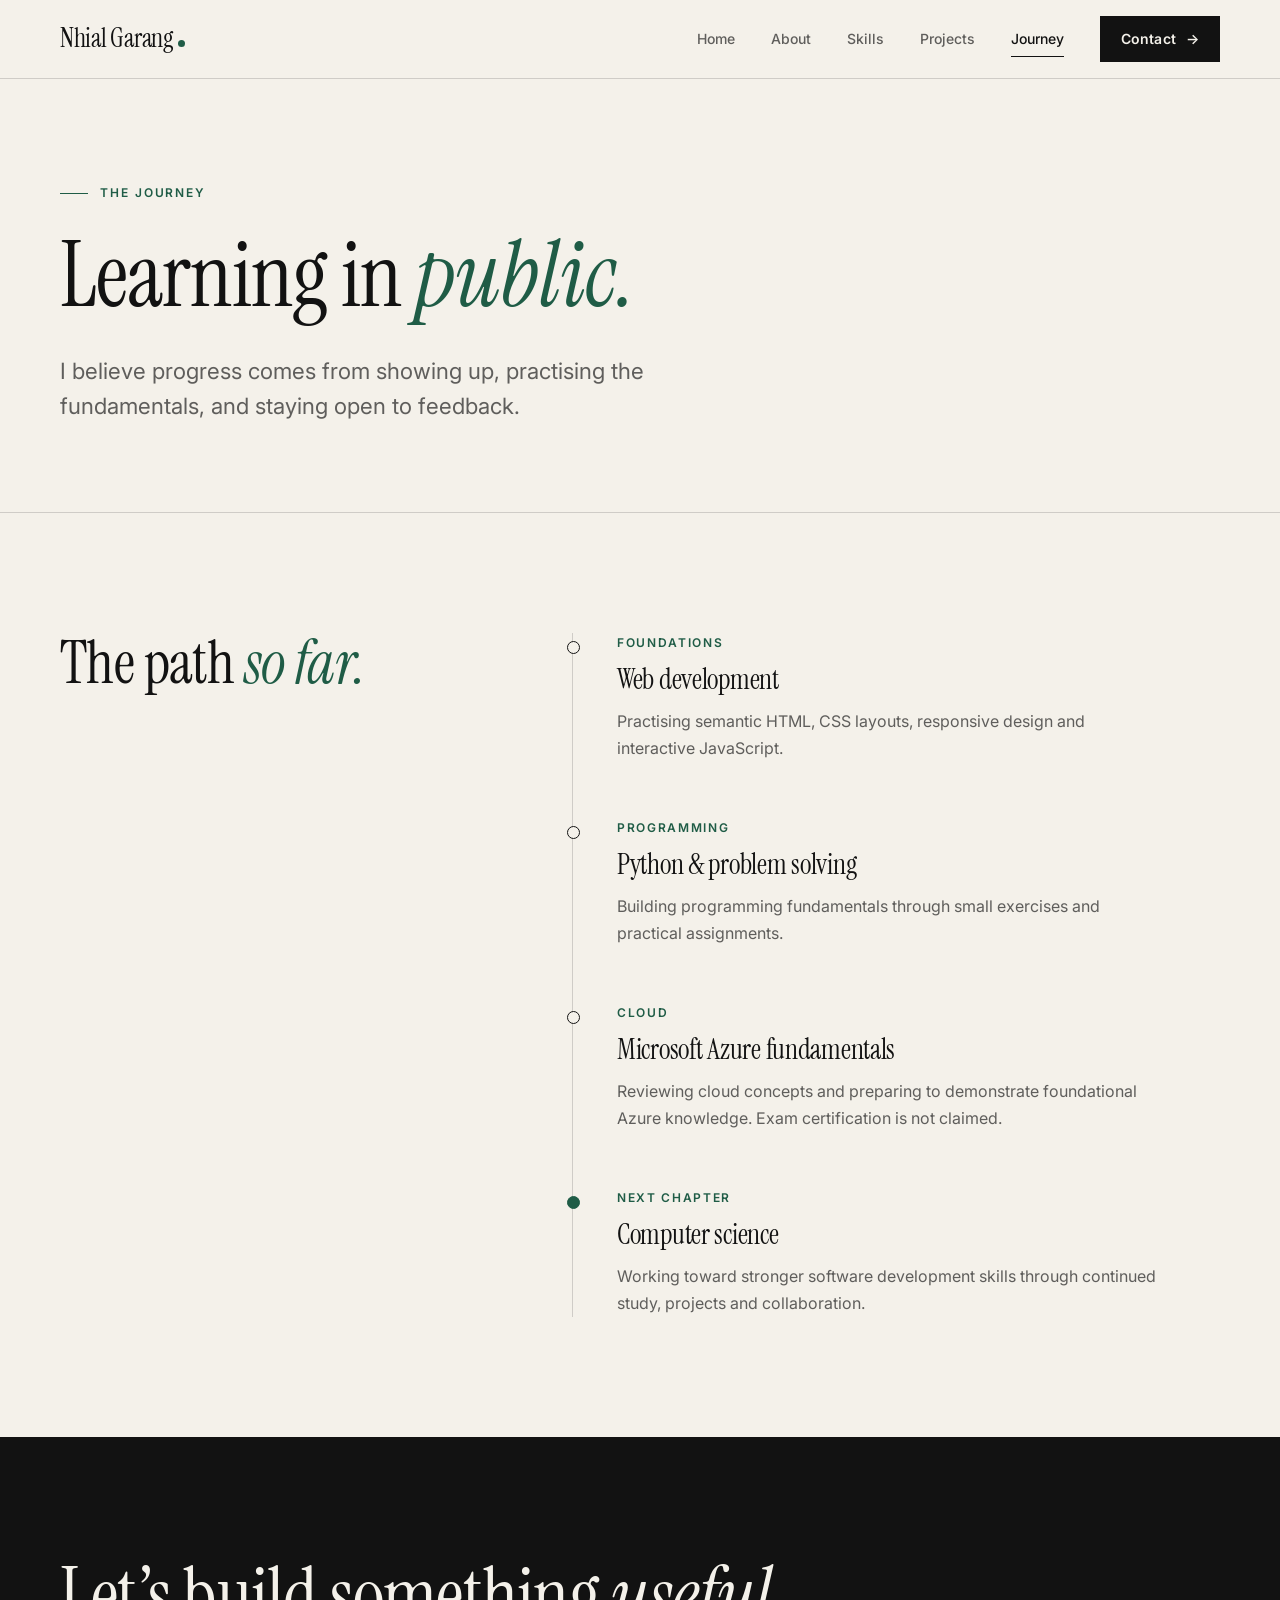
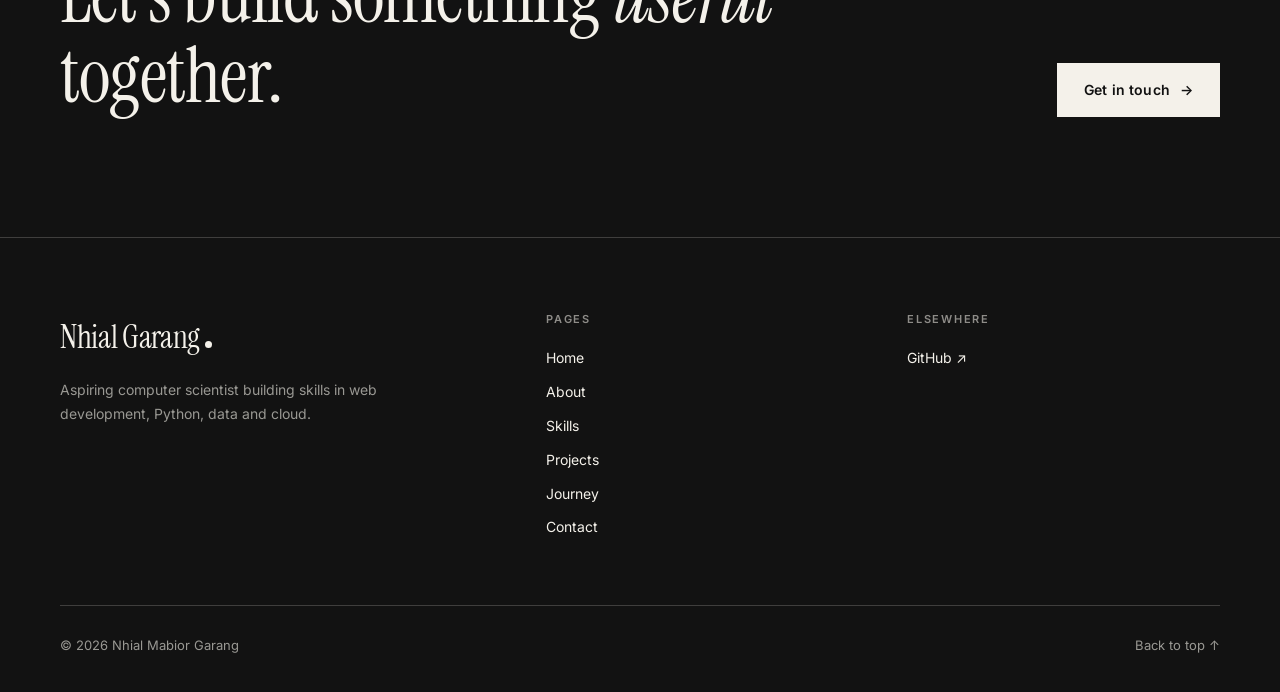
<file: journey.html>
<!DOCTYPE html>
<html lang="en" class="no-js">
<head>
<meta charset="UTF-8">
<meta name="viewport" content="width=device-width, initial-scale=1.0">
<title>Journey | Nhial Mabior Garang</title>
<meta name="description" content="The learning journey of Nhial Mabior Garang: web development, Python, cloud fundamentals and computer science.">
<meta name="theme-color" content="#F4F1EA">
<meta property="og:title" content="Journey | Nhial Mabior Garang">
<meta property="og:description" content="The learning journey of Nhial Mabior Garang: web development, Python, cloud fundamentals and computer science.">
<meta property="og:type" content="website">
<link rel="icon" href="assets/favicon.svg" type="image/svg+xml">
<link rel="preconnect" href="https://fonts.googleapis.com">
<link rel="preconnect" href="https://fonts.gstatic.com" crossorigin>
<link href="https://fonts.googleapis.com/css2?family=Inter:wght@400;500;600&family=Instrument+Serif:ital@0;1&display=swap" rel="stylesheet">
<link rel="stylesheet" href="styles.css">
<script src="script.js" defer></script>
</head>
<body>
<a class="skip-link" href="#main">Skip to content</a>
<header class="site-header">
<nav class="nav container" aria-label="Main navigation">
<a class="brand" href="index.html" aria-label="Nhial Mabior Garang, home">Nhial Garang<i></i></a>
<button class="menu-toggle" aria-expanded="false" aria-controls="nav-links" aria-label="Toggle navigation"><span></span><span></span><span></span></button>
<div class="nav-links" id="nav-links"><a href="index.html">Home</a><a href="about.html">About</a><a href="skills.html">Skills</a><a href="projects.html">Projects</a><a href="journey.html" aria-current="page">Journey</a><a class="btn btn-solid btn-sm" href="contact.html">Contact <span class="arrow" aria-hidden="true">→</span></a></div>
</nav>
</header>
<main id="main">
<section class="page-hero"><div class="container">
<p class="eyebrow">The journey</p>
<h1>Learning in <em>public.</em></h1>
<p class="lead muted">I believe progress comes from showing up, practising the fundamentals, and staying open to feedback.</p>
</div></section>

<section class="section"><div class="container journey-grid">
<h2 class="reveal">The path <em>so far.</em></h2>
<div class="timeline reveal"><article class=""><p class="label">Foundations</p><h3>Web development</h3><p>Practising semantic HTML, CSS layouts, responsive design and interactive JavaScript.</p></article><article class=""><p class="label">Programming</p><h3>Python &amp; problem solving</h3><p>Building programming fundamentals through small exercises and practical assignments.</p></article><article class=""><p class="label">Cloud</p><h3>Microsoft Azure fundamentals</h3><p>Reviewing cloud concepts and preparing to demonstrate foundational Azure knowledge. Exam certification is not claimed.</p></article><article class="current"><p class="label">Next chapter</p><h3>Computer science</h3><p>Working toward stronger software development skills through continued study, projects and collaboration.</p></article></div>
</div></section>
<section class="section cta dark">
<div class="container cta-inner reveal">
<h2>Let’s build something <em>useful</em> together.</h2>
<a class="btn btn-solid" href="contact.html">Get in touch <span class="arrow" aria-hidden="true">→</span></a>
</div>
</section>
</main>
<footer class="site-footer">
<div class="container">
<div class="footer-top">
<div><a class="brand" href="index.html">Nhial Garang<i></i></a><p>Aspiring computer scientist building skills in web development, Python, data and cloud.</p></div>
<div><h4>Pages</h4><ul><li><a href="index.html">Home</a></li><li><a href="about.html">About</a></li><li><a href="skills.html">Skills</a></li><li><a href="projects.html">Projects</a></li><li><a href="journey.html">Journey</a></li><li><a href="contact.html">Contact</a></li></ul></div>
<div><h4>Elsewhere</h4><ul><li><a href="https://github.com/Nhialmabior" target="_blank" rel="noreferrer">GitHub ↗</a></li><li><a href="#" data-linkedin>LinkedIn ↗</a></li><li><a href="#" data-email>Email ↗</a></li></ul></div>
</div>
<div class="footer-bottom"><span>© <span id="year"></span> Nhial Mabior Garang</span><a href="#main">Back to top ↑</a></div>
</div>
</footer>
</body>
</html>
</file>
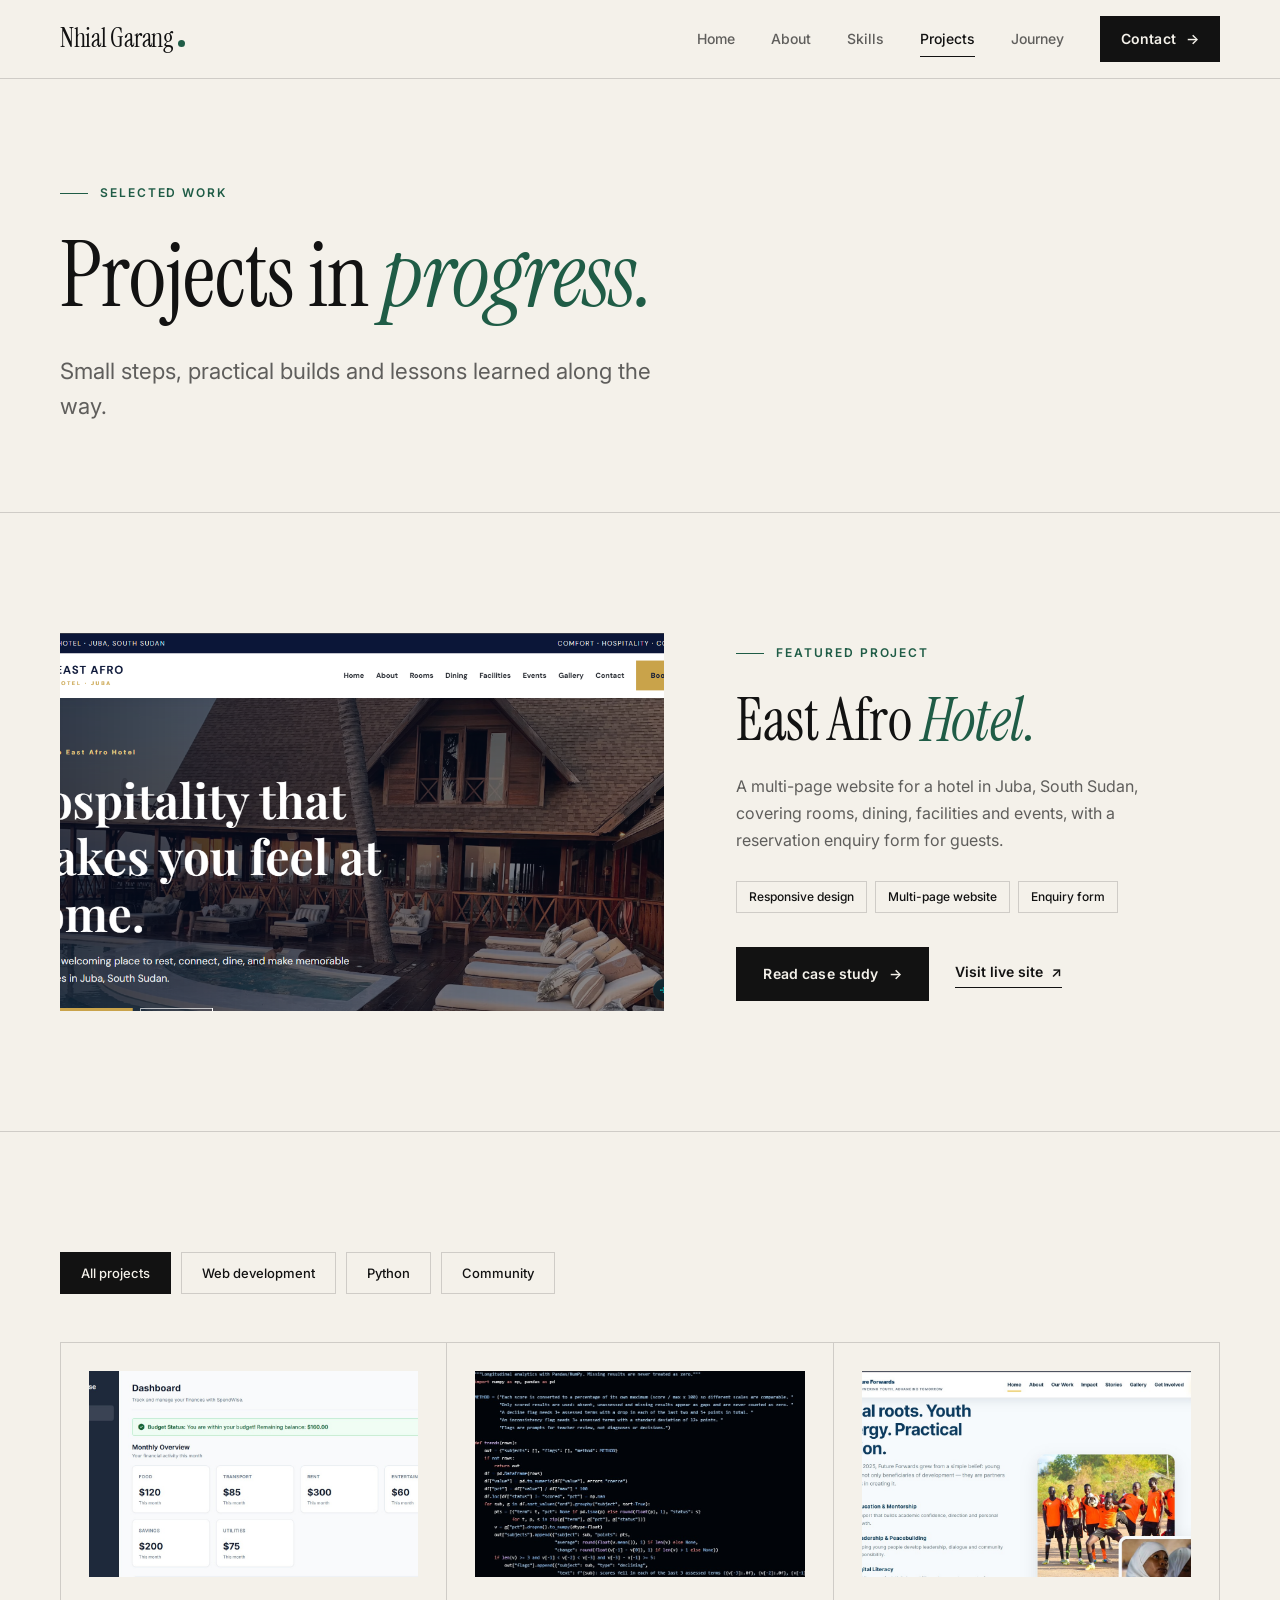
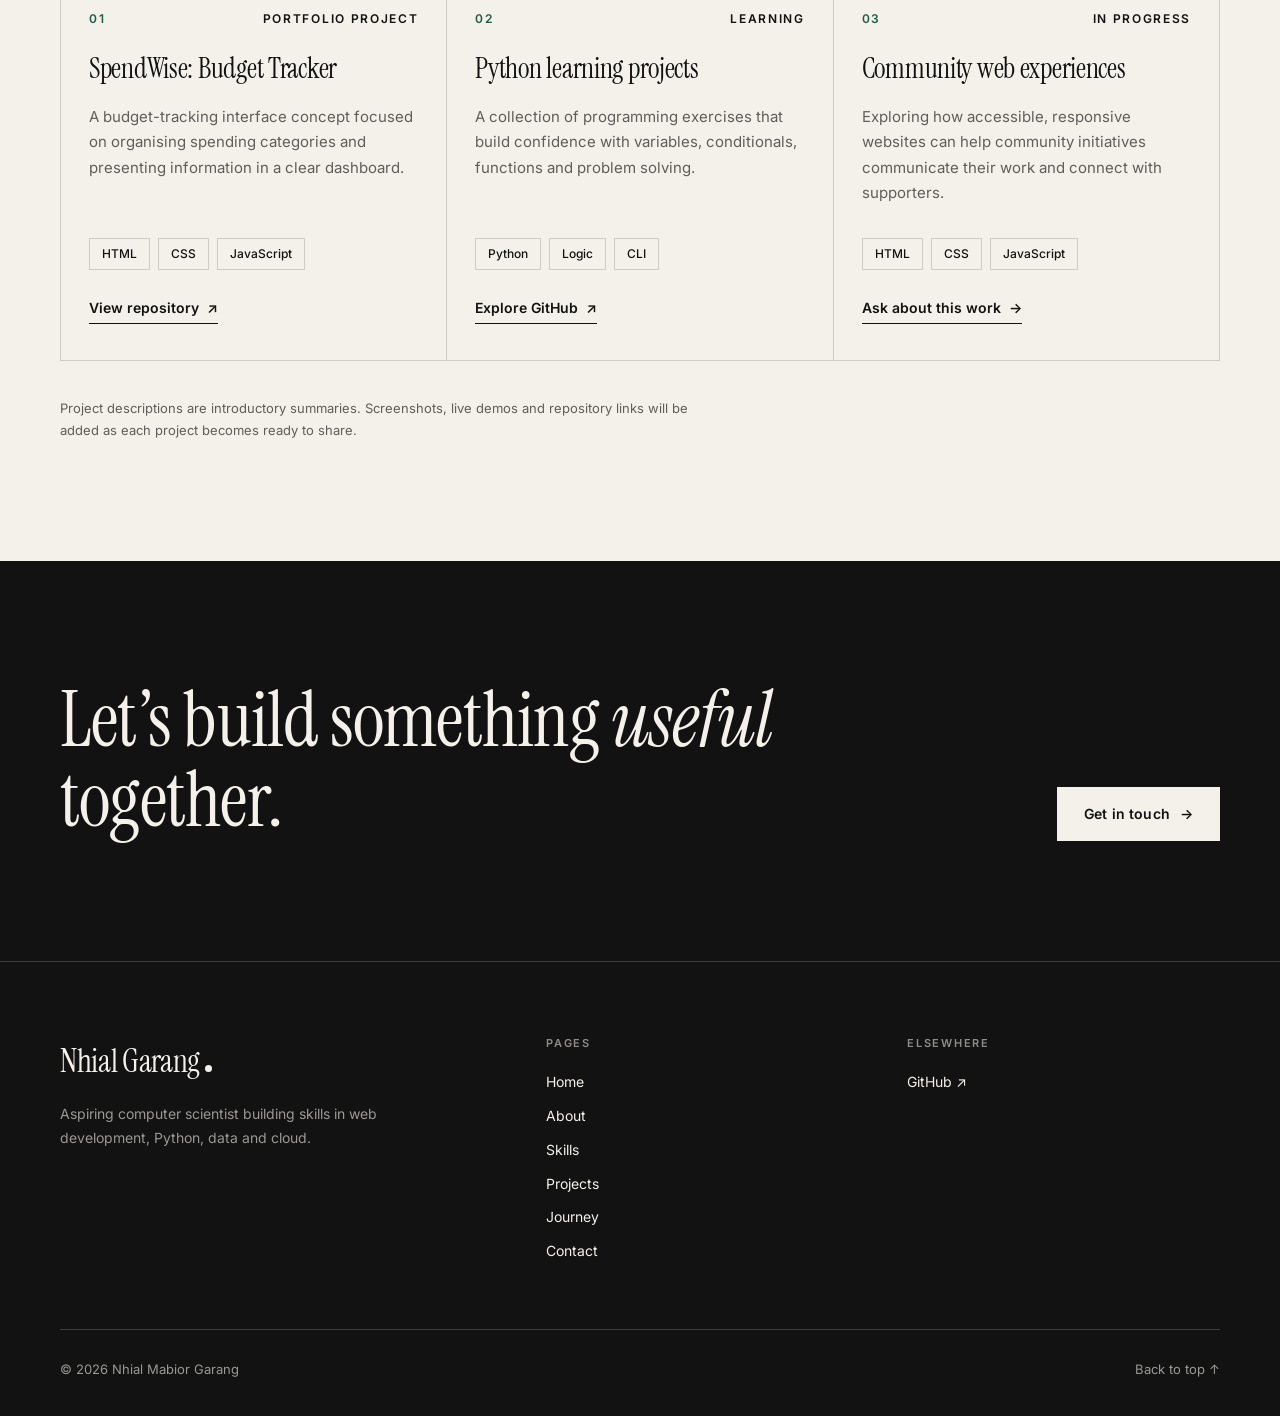
<file: projects.html>
<!DOCTYPE html>
<html lang="en" class="no-js">

<head>
    <meta charset="UTF-8">
    <meta name="viewport" content="width=device-width, initial-scale=1.0">

    <title>Projects | Nhial Mabior Garang</title>

    <meta name="description" content="Selected projects by Nhial Mabior Garang: web development, Python practice and community web experiences.">
    <meta name="theme-color" content="#F4F1EA">

    <meta property="og:title" content="Projects | Nhial Mabior Garang">
    <meta property="og:description" content="Selected projects by Nhial Mabior Garang: web development, Python practice and community web experiences.">
    <meta property="og:type" content="website">

    <link rel="icon" href="assets/favicon.svg" type="image/svg+xml">

    <link rel="preconnect" href="https://fonts.googleapis.com">
    <link rel="preconnect" href="https://fonts.gstatic.com" crossorigin>

    <link href="https://fonts.googleapis.com/css2?family=Inter:wght@400;500;600&family=Instrument+Serif:ital@0;1&display=swap" rel="stylesheet">

    <link rel="stylesheet" href="styles.css">

    <script src="script.js" defer></script>
</head>

<body>

    <a class="skip-link" href="#main">Skip to content</a>

    <!-- ==================== HEADER ==================== -->

    <header class="site-header">

        <nav class="nav container" aria-label="Main navigation">

            <a class="brand" href="index.html" aria-label="Nhial Mabior Garang, home">
                Nhial Garang<i></i>
            </a>

            <button
                class="menu-toggle"
                aria-expanded="false"
                aria-controls="nav-links"
                aria-label="Toggle navigation"
            >
                <span></span>
                <span></span>
                <span></span>
            </button>

            <div class="nav-links" id="nav-links">

                <a href="index.html">Home</a>
                <a href="about.html">About</a>
                <a href="skills.html">Skills</a>
                <a href="projects.html" aria-current="page">Projects</a>
                <a href="journey.html">Journey</a>

                <a class="btn btn-solid btn-sm" href="contact.html">
                    Contact <span class="arrow" aria-hidden="true">→</span>
                </a>

            </div>

        </nav>

    </header>

    <main id="main">

        <!-- ==================== PAGE HERO ==================== -->

        <section class="page-hero">

            <div class="container">

                <p class="eyebrow">Selected work</p>

                <h1>Projects in <em>progress.</em></h1>

                <p class="lead muted">
                    Small steps, practical builds and lessons learned along the way.
                </p>

            </div>

        </section>

        <!-- ==================== FEATURED PROJECT ==================== -->

        <section class="section featured">

            <div class="container">

                <div class="feature-grid reveal">

                    <!-- SCREENSHOT: save as assets/east-afro-hotel.jpg (16:10, e.g. 1600x1000). -->

                    <a
                        class="slot"
                        href="east-afro-hotel.html"
                        aria-label="Read the East Afro Hotel case study"
                    >
                        <span class="slot-note">
                            Screenshot
                            <small>assets/east-afro-hotel.jpg</small>
                        </span>

                        <img
                            src="assets/east-afro-hotel.jpg"
                            alt="Screenshot of the East Afro Hotel website"
                            loading="lazy"
                        >
                    </a>

                    <div class="feature-copy">

                        <p class="eyebrow">Featured project</p>

                        <h2>East Afro <em>Hotel.</em></h2>

                        <p class="muted">
                            A multi-page website for a hotel in Juba, South Sudan,
                            covering rooms, dining, facilities and events, with a
                            reservation enquiry form for guests.
                        </p>

                        <div class="tags">
                            <span>Responsive design</span>
                            <span>Multi-page website</span>
                            <span>Enquiry form</span>
                        </div>

                        <div class="feature-actions">

                            <a class="btn btn-solid" href="east-afro-hotel.html">
                                Read case study
                                <span class="arrow" aria-hidden="true">→</span>
                            </a>

                            <a
                                class="text-link"
                                href="https://eastafrohotel.netlify.app/"
                                target="_blank"
                                rel="noreferrer"
                            >
                                Visit live site
                                <span class="arrow" aria-hidden="true">↗</span>
                            </a>

                        </div>

                    </div>

                </div>

            </div>

        </section>

        <!-- ==================== PROJECT FILTERS ==================== -->

        <section class="section">

            <div class="container">

                <div class="filters reveal" role="group" aria-label="Filter projects">

                    <button
                        class="filter-button active"
                        data-filter="all"
                        aria-pressed="true"
                    >
                        All projects
                    </button>

                    <button
                        class="filter-button"
                        data-filter="web"
                        aria-pressed="false"
                    >
                        Web development
                    </button>

                    <button
                        class="filter-button"
                        data-filter="python"
                        aria-pressed="false"
                    >
                        Python
                    </button>

                    <button
                        class="filter-button"
                        data-filter="community"
                        aria-pressed="false"
                    >
                        Community
                    </button>

                </div>

                <!-- ==================== PROJECT GRID ==================== -->

                <div class="project-grid">

                    <!-- PROJECT 01: SPENDWISE -->

                    <article class="project-card reveal" data-category="web">

                        <!-- SCREENSHOT: save as assets/project-01.jpg (16:10) -->

                        <div class="slot">
                            <img
                                src="assets/project-01.jpg"
                                alt="Screenshot of SpendWise: Budget Tracker"
                                loading="lazy"
                            >

                        </div>

                        <div class="top">
                            <span>01</span>
                            <span class="status">Portfolio project</span>
                        </div>

                        <h3>SpendWise: Budget Tracker</h3>

                        <p>
                            A budget-tracking interface concept focused on organising
                            spending categories and presenting information in a clear dashboard.
                        </p>

                        <div class="tags">
                            <span>HTML</span>
                            <span>CSS</span>
                            <span>JavaScript</span>
                        </div>

                        <a
                            class="text-link"
                            href="https://github.com/Nhialmabior/budget-tracker"
                            target="_blank"
                            rel="noreferrer"
                        >
                            View repository
                            <span class="arrow" aria-hidden="true">↗</span>
                        </a>

                    </article>

                    <!-- PROJECT 02: PYTHON LEARNING -->

                    <article class="project-card reveal" data-category="python">

                        <!-- SCREENSHOT: save as assets/project-02.jpg (16:10) -->

                        <div class="slot">

                            <span class="slot-note">
                                Screenshot
                                <small>assets/project-02.jpg</small>
                            </span>

                            <img
                                src="assets/project-02.jpg"
                                alt="Screenshot of Python learning projects"
                                loading="lazy"
                            >

                        </div>

                        <div class="top">
                            <span>02</span>
                            <span class="status">Learning</span>
                        </div>

                        <h3>Python learning projects</h3>

                        <p>
                            A collection of programming exercises that build confidence
                            with variables, conditionals, functions and problem solving.
                        </p>

                        <div class="tags">
                            <span>Python</span>
                            <span>Logic</span>
                            <span>CLI</span>
                        </div>

                        <a
                            class="text-link"
                            href="https://github.com/Nhialmabior"
                            target="_blank"
                            rel="noreferrer"
                        >
                            Explore GitHub
                            <span class="arrow" aria-hidden="true">↗</span>
                        </a>

                    </article>

                    <!-- PROJECT 03: COMMUNITY WEB EXPERIENCES -->

                    <article class="project-card reveal" data-category="community web">

                        <!-- SCREENSHOT: save as assets/project-03.jpg (16:10) -->

                        <div class="slot">

                            <span class="slot-note">
                                Screenshot
                                <small>assets/project-03.jpg</small>
                            </span>

                            <img
                                src="assets/project-03.jpg"
                                alt="Screenshot of Community web experiences"
                                loading="lazy"
                            >

                        </div>

                        <div class="top">
                            <span>03</span>
                            <span class="status">In progress</span>
                        </div>

                        <h3>Community web experiences</h3>

                        <p>
                            Exploring how accessible, responsive websites can help
                            community initiatives communicate their work and connect with supporters.
                        </p>

                        <div class="tags">
                            <span>HTML</span>
                            <span>CSS</span>
                            <span>JavaScript</span>
                        </div>

                        <a class="text-link" href="contact.html">
                            Ask about this work
                            <span class="arrow" aria-hidden="true">→</span>
                        </a>

                    </article>

                </div>

                <p class="footnote">
                    Project descriptions are introductory summaries. Screenshots,
                    live demos and repository links will be added as each project
                    becomes ready to share.
                </p>

            </div>

        </section>

        <!-- ==================== CALL TO ACTION ==================== -->

        <section class="section cta dark">

            <div class="container cta-inner reveal">

                <h2>Let’s build something <em>useful</em> together.</h2>

                <a class="btn btn-solid" href="contact.html">
                    Get in touch
                    <span class="arrow" aria-hidden="true">→</span>
                </a>

            </div>

        </section>

    </main>

    <!-- ==================== FOOTER ==================== -->

    <footer class="site-footer">

        <div class="container">

            <div class="footer-top">

                <div>

                    <a class="brand" href="index.html">
                        Nhial Garang<i></i>
                    </a>

                    <p>
                        Aspiring computer scientist building skills in web development,
                        Python, data and cloud.
                    </p>

                </div>

                <div>

                    <h4>Pages</h4>

                    <ul>
                        <li><a href="index.html">Home</a></li>
                        <li><a href="about.html">About</a></li>
                        <li><a href="skills.html">Skills</a></li>
                        <li><a href="projects.html">Projects</a></li>
                        <li><a href="journey.html">Journey</a></li>
                        <li><a href="contact.html">Contact</a></li>
                    </ul>

                </div>

                <div>

                    <h4>Elsewhere</h4>

                    <ul>
                        <li>
                            <a
                                href="https://github.com/Nhialmabior"
                                target="_blank"
                                rel="noreferrer"
                            >
                                GitHub ↗
                            </a>
                        </li>

                        <li>
                            <a href="#" data-linkedin>
                                LinkedIn ↗
                            </a>
                        </li>

                        <li>
                            <a href="#" data-email>
                                Email ↗
                            </a>
                        </li>
                    </ul>

                </div>

            </div>

            <div class="footer-bottom">

                <span>
                    © <span id="year"></span> Nhial Mabior Garang
                </span>

                <a href="#main">Back to top ↑</a>

            </div>

        </div>

    </footer>

</body>
</html>
</file>
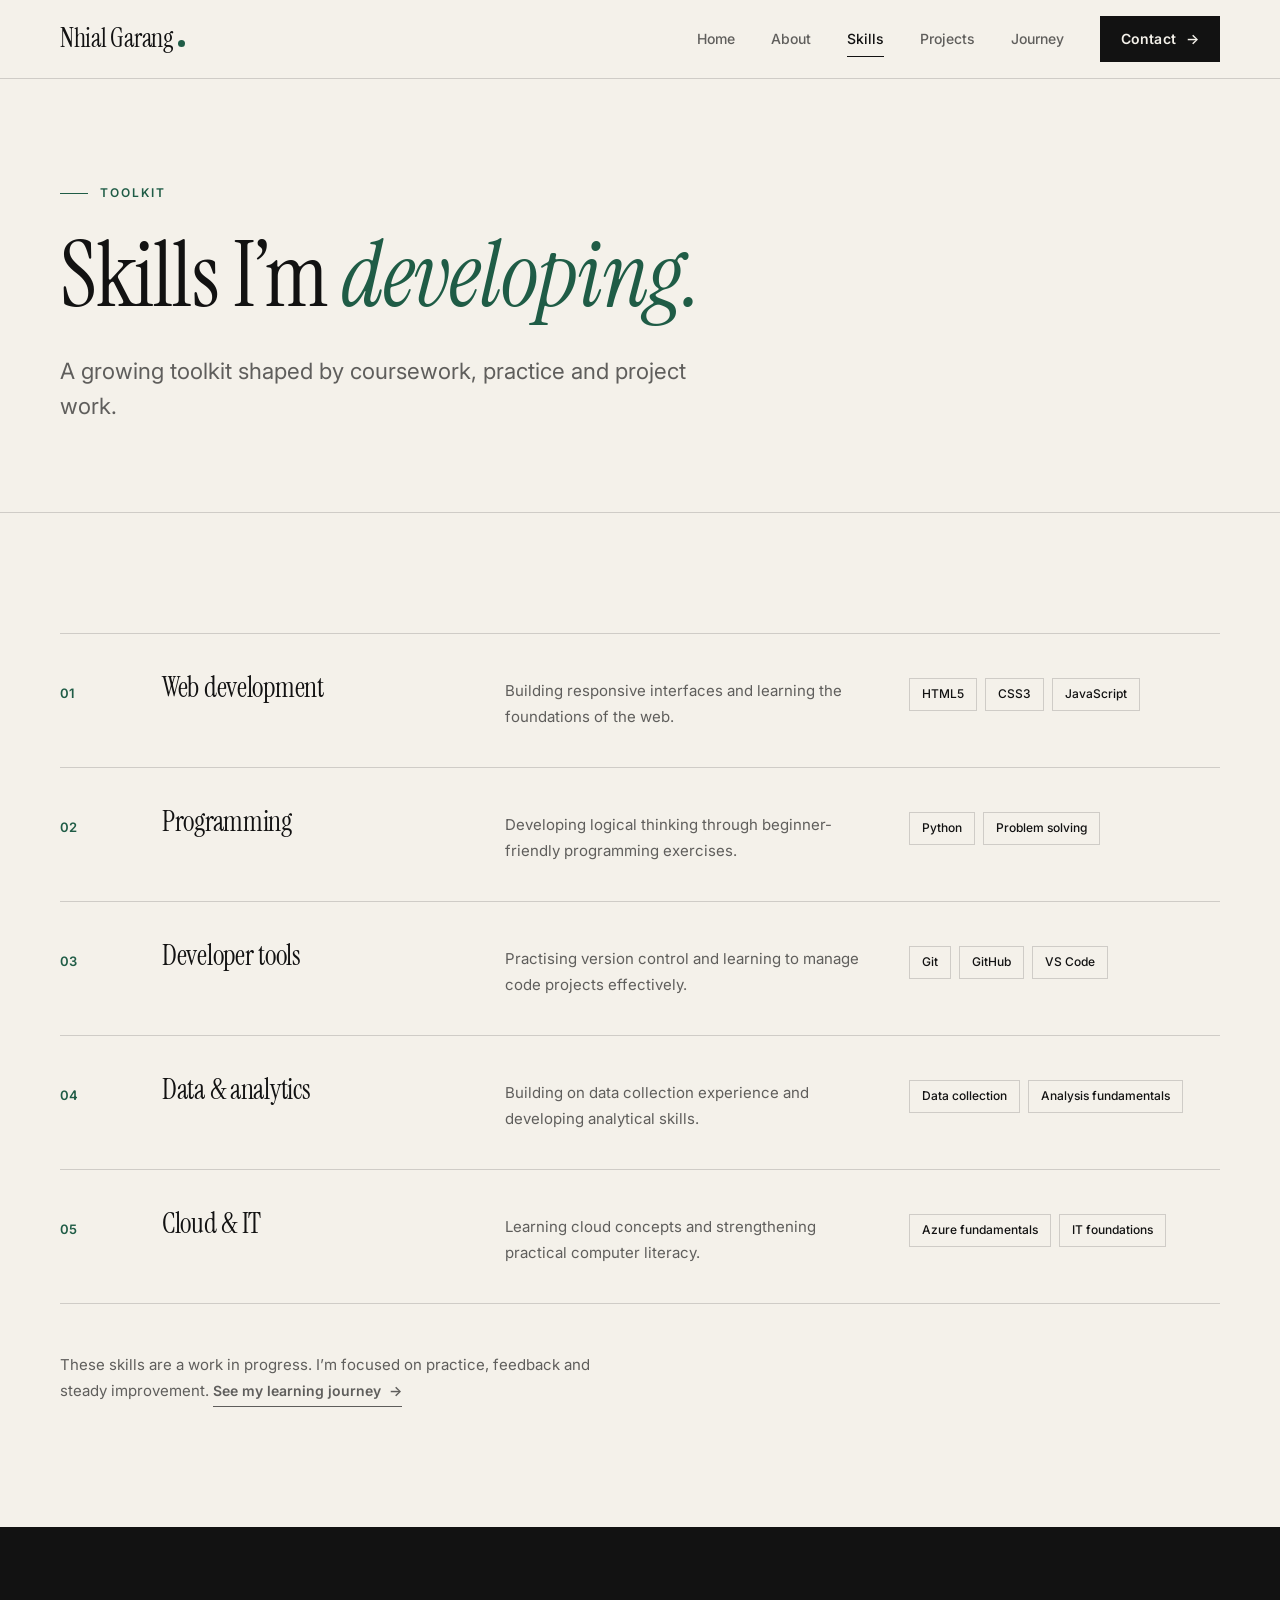
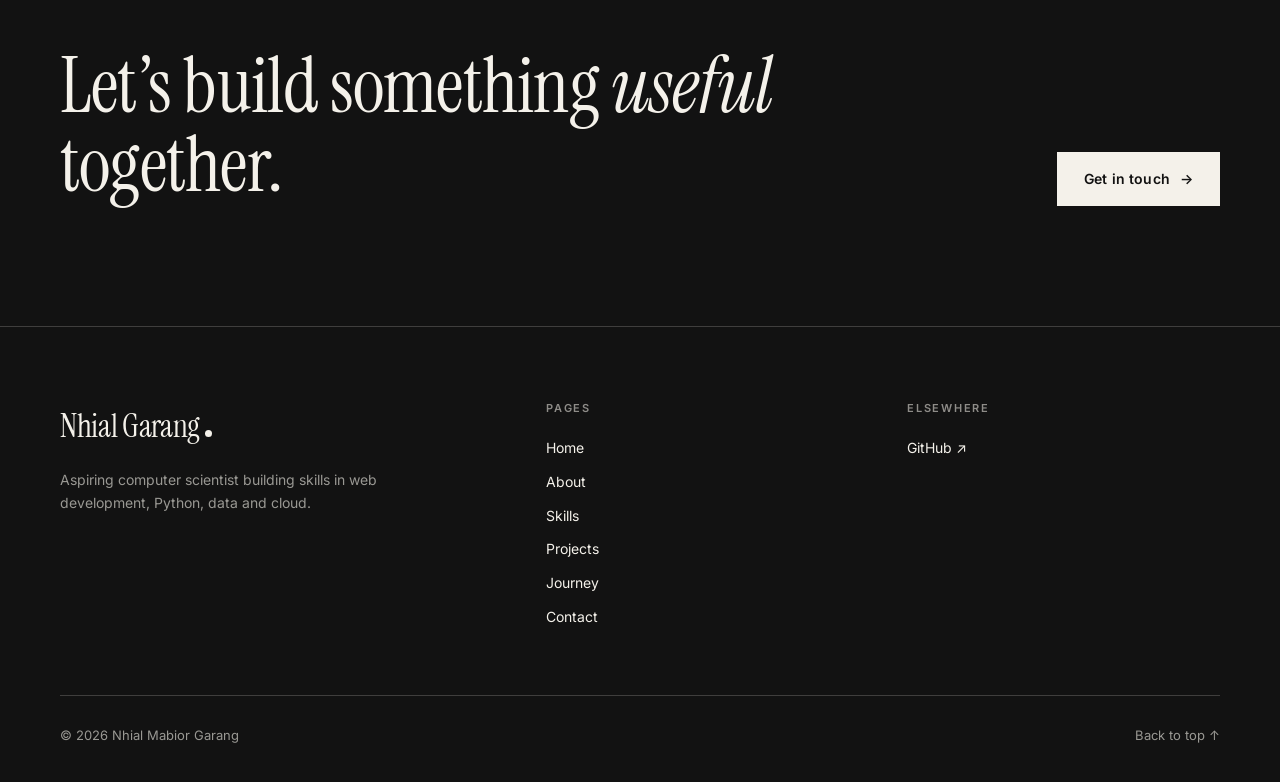
<file: skills.html>
<!DOCTYPE html>
<html lang="en" class="no-js">
<head>
<meta charset="UTF-8">
<meta name="viewport" content="width=device-width, initial-scale=1.0">
<title>Skills | Nhial Mabior Garang</title>
<meta name="description" content="Skills Nhial Mabior Garang is developing: web development, Python, developer tools, data and cloud fundamentals.">
<meta name="theme-color" content="#F4F1EA">
<meta property="og:title" content="Skills | Nhial Mabior Garang">
<meta property="og:description" content="Skills Nhial Mabior Garang is developing: web development, Python, developer tools, data and cloud fundamentals.">
<meta property="og:type" content="website">
<link rel="icon" href="assets/favicon.svg" type="image/svg+xml">
<link rel="preconnect" href="https://fonts.googleapis.com">
<link rel="preconnect" href="https://fonts.gstatic.com" crossorigin>
<link href="https://fonts.googleapis.com/css2?family=Inter:wght@400;500;600&family=Instrument+Serif:ital@0;1&display=swap" rel="stylesheet">
<link rel="stylesheet" href="styles.css">
<script src="script.js" defer></script>
</head>
<body>
<a class="skip-link" href="#main">Skip to content</a>
<header class="site-header">
<nav class="nav container" aria-label="Main navigation">
<a class="brand" href="index.html" aria-label="Nhial Mabior Garang, home">Nhial Garang<i></i></a>
<button class="menu-toggle" aria-expanded="false" aria-controls="nav-links" aria-label="Toggle navigation"><span></span><span></span><span></span></button>
<div class="nav-links" id="nav-links"><a href="index.html">Home</a><a href="about.html">About</a><a href="skills.html" aria-current="page">Skills</a><a href="projects.html">Projects</a><a href="journey.html">Journey</a><a class="btn btn-solid btn-sm" href="contact.html">Contact <span class="arrow" aria-hidden="true">→</span></a></div>
</nav>
</header>
<main id="main">
<section class="page-hero"><div class="container">
<p class="eyebrow">Toolkit</p>
<h1>Skills I’m <em>developing.</em></h1>
<p class="lead muted">A growing toolkit shaped by coursework, practice and project work.</p>
</div></section>

<section class="section"><div class="container">
<div class="skill-row reveal"><span class="num">01</span><h3>Web development</h3><p>Building responsive interfaces and learning the foundations of the web.</p><div class="tags"><span>HTML5</span><span>CSS3</span><span>JavaScript</span></div></div><div class="skill-row reveal"><span class="num">02</span><h3>Programming</h3><p>Developing logical thinking through beginner-friendly programming exercises.</p><div class="tags"><span>Python</span><span>Problem solving</span></div></div><div class="skill-row reveal"><span class="num">03</span><h3>Developer tools</h3><p>Practising version control and learning to manage code projects effectively.</p><div class="tags"><span>Git</span><span>GitHub</span><span>VS Code</span></div></div><div class="skill-row reveal"><span class="num">04</span><h3>Data &amp; analytics</h3><p>Building on data collection experience and developing analytical skills.</p><div class="tags"><span>Data collection</span><span>Analysis fundamentals</span></div></div><div class="skill-row reveal"><span class="num">05</span><h3>Cloud &amp; IT</h3><p>Learning cloud concepts and strengthening practical computer literacy.</p><div class="tags"><span>Azure fundamentals</span><span>IT foundations</span></div></div>
<p class="note reveal">These skills are a work in progress. I’m focused on practice, feedback and steady improvement. <a class="text-link" href="journey.html">See my learning journey <span class="arrow" aria-hidden="true">→</span></a></p>
</div></section>
<section class="section cta dark">
<div class="container cta-inner reveal">
<h2>Let’s build something <em>useful</em> together.</h2>
<a class="btn btn-solid" href="contact.html">Get in touch <span class="arrow" aria-hidden="true">→</span></a>
</div>
</section>
</main>
<footer class="site-footer">
<div class="container">
<div class="footer-top">
<div><a class="brand" href="index.html">Nhial Garang<i></i></a><p>Aspiring computer scientist building skills in web development, Python, data and cloud.</p></div>
<div><h4>Pages</h4><ul><li><a href="index.html">Home</a></li><li><a href="about.html">About</a></li><li><a href="skills.html">Skills</a></li><li><a href="projects.html">Projects</a></li><li><a href="journey.html">Journey</a></li><li><a href="contact.html">Contact</a></li></ul></div>
<div><h4>Elsewhere</h4><ul><li><a href="https://github.com/Nhialmabior" target="_blank" rel="noreferrer">GitHub ↗</a></li><li><a href="#" data-linkedin>LinkedIn ↗</a></li><li><a href="#" data-email>Email ↗</a></li></ul></div>
</div>
<div class="footer-bottom"><span>© <span id="year"></span> Nhial Mabior Garang</span><a href="#main">Back to top ↑</a></div>
</div>
</footer>
</body>
</html>
</file>
<file: styles.css>
/* ==========================================================
   Nhial Mabior Garang — Portfolio
   Palette (3 colours, flat, no gradients):
   Paper  #F4F1EA  · Ink  #121212  · Accent (forest green)  #1F5C46
   Greys are transparent tints of Ink.
   ========================================================== */
:root{
  --paper:#F4F1EA;
  --ink:#121212;
  --accent:#1F5C46;
  --muted:rgba(18,18,18,.66);
  --line:rgba(18,18,18,.16);
  --serif:'Instrument Serif',Georgia,'Times New Roman',serif;
  --sans:'Inter',system-ui,-apple-system,'Segoe UI',sans-serif;
  --container:1160px;
  --ease:cubic-bezier(.2,.7,.2,1);
}
[hidden]{display:none!important}
*{box-sizing:border-box;margin:0;padding:0}
html{scroll-behavior:smooth;scroll-padding-top:96px}
body{background:var(--paper);color:var(--ink);font-family:var(--sans);font-size:16px;line-height:1.7;-webkit-font-smoothing:antialiased;text-rendering:optimizeLegibility}
a{color:inherit;text-decoration:none}
button,input,textarea{font:inherit;color:inherit}
ul{list-style:none}
::selection{background:var(--accent);color:var(--paper)}
:focus-visible{outline:2px solid var(--accent);outline-offset:3px}
.container{width:min(var(--container),calc(100% - 56px));margin-inline:auto}
.skip-link{position:absolute;left:-9999px;top:12px;background:var(--ink);color:var(--paper);padding:10px 16px;z-index:100}
.skip-link:focus{left:12px}

/* Type */
h1,h2,h3{font-family:var(--serif);font-weight:400;letter-spacing:-.01em;line-height:1.04}
h1{font-size:clamp(3.2rem,8vw,6.6rem)}
h2{font-size:clamp(2.2rem,4.6vw,3.7rem)}
h3{font-size:1.75rem;line-height:1.15}
em{font-style:italic;color:var(--accent)}
.eyebrow{font-size:12px;font-weight:600;letter-spacing:.16em;text-transform:uppercase;color:var(--accent);display:flex;align-items:center;gap:12px;margin-bottom:26px}
.eyebrow::before{content:"";width:28px;height:1px;background:var(--accent)}
.lead{font-size:clamp(1.15rem,1.8vw,1.4rem);line-height:1.6;max-width:640px}
.muted{color:var(--muted)}

/* Header */
.site-header{position:sticky;top:0;z-index:50;background:var(--paper);border-bottom:1px solid var(--line)}
.nav{height:78px;display:flex;align-items:center;justify-content:space-between}
.brand{font-family:var(--serif);font-size:1.6rem;letter-spacing:-.01em;display:inline-flex;align-items:baseline;gap:2px}
.brand i{width:7px;height:7px;background:var(--accent);border-radius:50%;display:inline-block;margin-left:3px}
.nav-links{display:flex;align-items:center;gap:36px;font-size:14px;font-weight:500}
.nav-links a:not(.btn){position:relative;padding:6px 0;color:var(--muted);transition:color .25s}
.nav-links a:not(.btn)::after{content:"";position:absolute;left:0;bottom:0;height:1px;width:100%;background:var(--ink);transform:scaleX(0);transform-origin:left;transition:transform .35s var(--ease)}
.nav-links a:not(.btn):hover,.nav-links a[aria-current="page"]{color:var(--ink)}
.nav-links a:not(.btn):hover::after,.nav-links a[aria-current="page"]::after{transform:scaleX(1)}
.menu-toggle{display:none;background:none;border:0;width:44px;height:44px;cursor:pointer;position:relative}
.menu-toggle span{position:absolute;left:10px;right:10px;height:1.5px;background:var(--ink);transition:transform .3s var(--ease),opacity .2s}
.menu-toggle span:nth-child(1){top:16px}.menu-toggle span:nth-child(2){top:22px}.menu-toggle span:nth-child(3){top:28px}
.menu-toggle[aria-expanded="true"] span:nth-child(1){transform:translateY(6px) rotate(45deg)}
.menu-toggle[aria-expanded="true"] span:nth-child(2){opacity:0}
.menu-toggle[aria-expanded="true"] span:nth-child(3){transform:translateY(-6px) rotate(-45deg)}

/* Buttons */
.btn{display:inline-flex;align-items:center;gap:10px;padding:14px 26px;border:1px solid var(--ink);font-size:14px;font-weight:600;letter-spacing:.01em;cursor:pointer;background:transparent;transition:background .3s var(--ease),color .3s var(--ease),border-color .3s}
.btn-solid{background:var(--ink);color:var(--paper)}
.btn-solid:hover{background:var(--accent);border-color:var(--accent)}
.btn-line:hover{background:var(--ink);color:var(--paper)}
.btn-sm{padding:10px 20px}
.btn .arrow{transition:transform .3s var(--ease)}
.btn:hover .arrow,.text-link:hover .arrow{transform:translateX(4px)}
.text-link{display:inline-flex;gap:8px;align-items:center;font-size:14px;font-weight:600;border-bottom:1px solid currentColor;padding-bottom:3px}

/* Sections */
.section{padding:120px 0}
.section + .section{border-top:1px solid var(--line)}
.section-head{display:grid;grid-template-columns:1fr 1fr;gap:48px;align-items:end;margin-bottom:64px}
.section-head p{color:var(--muted);max-width:440px;justify-self:end}
.dark{background:var(--ink);color:var(--paper);border-top:0!important}
.dark .eyebrow{color:var(--paper)}
.dark .eyebrow::before{background:var(--paper)}
.dark .muted{color:rgba(244,241,234,.66)}
.dark em{color:var(--paper)}
.dark .btn{border-color:var(--paper)}
.dark .btn-solid{background:var(--paper);color:var(--ink)}
.dark .btn-solid:hover{background:var(--accent);color:var(--paper);border-color:var(--accent)}

/* Hero */
.hero{padding:96px 0 112px}
.hero-grid{display:grid;grid-template-columns:1.35fr .8fr;gap:72px;align-items:center}
.hero h1{margin-bottom:34px}
.hero-role{font-size:13px;font-weight:600;letter-spacing:.16em;text-transform:uppercase;margin-bottom:22px}
.hero p.lead{margin-bottom:42px}
.hero-actions{display:flex;flex-wrap:wrap;gap:14px}
.profile-card{background:var(--ink);color:var(--paper);padding:40px;position:relative}
.profile-card .monogram{font-family:var(--serif);font-size:7.5rem;line-height:.9;margin-bottom:34px;display:block}

.facts{border-top:1px solid rgba(244,241,234,.2)}
.facts li{display:flex;justify-content:space-between;gap:20px;padding:16px 0;border-bottom:1px solid rgba(244,241,234,.2);font-size:14px}
.facts li span:first-child{color:rgba(244,241,234,.6);letter-spacing:.1em;text-transform:uppercase;font-size:11px;padding-top:3px}
.facts li span:last-child{text-align:right}

/* Page hero (inner pages) */
.page-hero{padding:104px 0 88px;border-bottom:1px solid var(--line)}
.page-hero h1{font-size:clamp(3rem,7vw,5.6rem);max-width:900px;margin-bottom:30px}

/* About */
.about-grid{display:grid;grid-template-columns:.8fr 1.2fr;gap:80px}
.about-grid h2{position:sticky;top:120px;align-self:start}
.prose p{margin-bottom:22px;color:var(--muted);max-width:640px}
.prose p.lead{color:var(--ink)}
.values{display:grid;grid-template-columns:repeat(3,1fr);margin-top:56px;border-top:1px solid var(--line)}
.values div{padding:28px 24px 0 0}
.values b{font-family:var(--serif);font-weight:400;font-size:1.9rem;display:block;color:var(--accent);line-height:1;margin-bottom:12px}
.values span{font-size:14px;font-weight:600}

/* Skills */
.skill-row{display:grid;grid-template-columns:70px 1fr 1.2fr 1fr;gap:32px;padding:38px 0;border-top:1px solid var(--line);align-items:start;transition:padding .35s var(--ease)}
.skill-row:last-of-type{border-bottom:1px solid var(--line)}
.skill-row:hover{padding-left:14px}
.skill-row .num{font-size:13px;font-weight:600;color:var(--accent);padding-top:10px}
.skill-row p{color:var(--muted);font-size:15px;padding-top:6px}
.tags{display:flex;flex-wrap:wrap;gap:8px;padding-top:6px}
.tags span{font-size:12px;font-weight:500;padding:5px 12px;border:1px solid var(--line);white-space:nowrap}
.note{margin-top:48px;max-width:560px;color:var(--muted);font-size:15px}

/* Projects */
.filters{display:flex;flex-wrap:wrap;gap:10px;margin-bottom:48px}
.filter-button{background:none;border:1px solid var(--line);padding:9px 20px;font-size:13px;font-weight:500;cursor:pointer;transition:all .25s}
.filter-button:hover{border-color:var(--ink)}
.filter-button.active{background:var(--ink);color:var(--paper);border-color:var(--ink)}
.project-grid{display:grid;grid-template-columns:repeat(3,1fr);gap:0;border-top:1px solid var(--line);border-left:1px solid var(--line)}
.project-card{border-right:1px solid var(--line);border-bottom:1px solid var(--line);padding:28px 28px 36px;display:flex;flex-direction:column;transition:background .4s var(--ease),color .4s var(--ease)}
.project-card[hidden]{display:none}
.project-card:hover{background:rgba(18,18,18,.04)}
.project-card .slot{margin-bottom:32px}
.project-card .top{display:flex;justify-content:space-between;font-size:12px;font-weight:600;letter-spacing:.14em;text-transform:uppercase;margin-bottom:24px}
.project-card .top span:first-child{color:var(--accent);transition:color .4s}
.project-card h3{margin-bottom:18px}
.project-card p{color:var(--muted);font-size:15px;margin-bottom:26px;transition:color .4s}
.project-card .tags{margin-top:auto;padding-bottom:26px}
.project-card .text-link{align-self:flex-start}
.status{font-weight:600}
.footnote{margin-top:36px;font-size:13px;color:var(--muted);max-width:640px}

/* Featured project */
.feature-grid{display:grid;grid-template-columns:1.25fr 1fr;gap:72px;align-items:center}
/* Image slots: placeholder shows until the image file exists */
.slot{position:relative;display:grid;place-items:center;aspect-ratio:16/10;background:var(--ink);color:var(--paper);text-align:center;overflow:hidden}
.slot img{position:absolute;inset:0;width:100%;height:100%;object-fit:cover;object-position:top}
.slot-note{font-family:var(--serif);font-size:1.5rem;line-height:1.2}
.slot-note small{display:block;font-family:var(--sans);font-size:11px;letter-spacing:.08em;opacity:.55;margin-top:8px}
.slot-wide{aspect-ratio:16/8}
.slot-portrait{aspect-ratio:4/5;margin-bottom:28px}
.slot-portrait .slot-mono{font-family:var(--serif);font-size:7rem;line-height:1}
.slot-portrait .slot-note{position:absolute;left:0;right:0;bottom:22px;font-size:1.1rem}
.profile-card .slot-portrait{margin-bottom:28px}
.about-side h2{margin-bottom:36px}
a.slot{transition:opacity .3s}a.slot:hover{opacity:.9}
.feature-copy h2{margin-bottom:22px}
.feature-copy p.muted{margin-bottom:26px;max-width:460px}
.feature-copy .tags{padding:0 0 34px}
.feature-actions{display:flex;flex-wrap:wrap;align-items:center;gap:26px}
@media (max-width:980px){.feature-grid{grid-template-columns:1fr;gap:40px}}

/* Case study */
.meta-row{display:grid;grid-template-columns:repeat(4,1fr);gap:24px;margin-top:56px;padding-top:28px;border-top:1px solid var(--line)}
.meta-row dt{font-size:11px;font-weight:600;letter-spacing:.16em;text-transform:uppercase;color:var(--muted);margin-bottom:6px}
.meta-row dd{font-weight:500}
.page-list{display:grid;grid-template-columns:repeat(3,1fr);border-top:1px solid var(--line)}
.page-list li{padding:20px 0;border-bottom:1px solid var(--line);font-family:var(--serif);font-size:1.6rem;display:flex;gap:16px;align-items:baseline;counter-increment:pg}
.page-list{counter-reset:pg}
.page-list li::before{content:"0" counter(pg);font-family:var(--sans);font-size:12px;font-weight:600;color:var(--accent)}
.feature-list{display:grid;grid-template-columns:repeat(3,1fr);gap:0;border-top:1px solid var(--line);border-left:1px solid var(--line)}
.feature-list li{padding:34px 28px;border-right:1px solid var(--line);border-bottom:1px solid var(--line)}
.feature-list h3{font-size:1.5rem;margin-bottom:12px}
.feature-list p{color:var(--muted);font-size:15px}
.shots{display:grid;grid-template-columns:repeat(3,1fr);gap:24px}
.preview-list h3 a{transition:color .25s}.preview-list h3 a:hover{color:var(--accent)}
@media (max-width:980px){.meta-row{grid-template-columns:1fr 1fr}.page-list,.feature-list,.shots{grid-template-columns:1fr 1fr}}
@media (max-width:760px){.page-list,.feature-list,.shots,.meta-row{grid-template-columns:1fr}.slot-portrait .slot-mono{font-size:5rem}}

/* Journey */
.journey-grid{display:grid;grid-template-columns:.8fr 1.2fr;gap:80px}
.journey-grid h2{position:sticky;top:120px;align-self:start}
.timeline{border-left:1px solid var(--line)}
.timeline article{position:relative;padding:0 0 56px 44px}
.timeline article:last-child{padding-bottom:0}
.timeline article::before{content:"";position:absolute;left:-6px;top:8px;width:11px;height:11px;background:var(--paper);border:1px solid var(--ink);border-radius:50%}
.timeline article.current::before{background:var(--accent);border-color:var(--accent)}
.timeline .label{font-size:12px;font-weight:600;letter-spacing:.14em;text-transform:uppercase;color:var(--accent);margin-bottom:10px}
.timeline h3{margin-bottom:12px}
.timeline p{color:var(--muted);max-width:540px}
.bg-grid{display:grid;grid-template-columns:1fr 1fr;border-top:1px solid rgba(244,241,234,.2)}
.bg-card{padding:48px 48px 48px 0}
.bg-card + .bg-card{padding-left:48px;border-left:1px solid rgba(244,241,234,.2)}
.bg-card .eyebrow{margin-bottom:22px}
.bg-card h3{margin-bottom:12px;font-size:2rem}
.bg-card .place{font-size:14px;font-weight:600;margin-bottom:16px}
.bg-card p:last-child{color:rgba(244,241,234,.66);max-width:460px}

/* light variant of background grid */
.bg-grid.light{border-top-color:var(--line)}
.bg-grid.light .bg-card + .bg-card{border-left-color:var(--line)}
.bg-grid.light .bg-card p:last-child{color:var(--muted)}
@media (max-width:760px){.bg-grid.light .bg-card + .bg-card{border-top-color:var(--line)}}

/* Contact */
.contact-grid{display:grid;grid-template-columns:1fr 1fr;gap:96px}
.contact-grid h2{margin-bottom:28px}
.contact-list{margin-top:44px;border-top:1px solid var(--line)}
.contact-list li{border-bottom:1px solid var(--line)}
.contact-list a{display:flex;justify-content:space-between;padding:20px 0;font-weight:500;transition:padding .3s var(--ease),color .3s}
.contact-list a:hover{padding-left:12px;color:var(--accent)}
.contact-list a span:first-child{color:var(--muted);font-size:12px;letter-spacing:.14em;text-transform:uppercase;font-weight:600;padding-top:3px}
form{display:flex;flex-direction:column}
label{font-size:12px;font-weight:600;letter-spacing:.14em;text-transform:uppercase;margin-bottom:6px}
input,textarea{background:transparent;border:0;border-bottom:1px solid var(--ink);padding:12px 0;margin-bottom:30px;border-radius:0;resize:vertical;transition:border-color .25s}
input::placeholder,textarea::placeholder{color:rgba(18,18,18,.4)}
input:focus,textarea:focus{outline:0;border-color:var(--accent);box-shadow:0 1px 0 var(--accent)}
form .btn{align-self:flex-start}
.form-note{margin-top:20px;font-size:13px;color:var(--muted)}

/* CTA band */
.cta{padding:120px 0}
.cta-inner{display:flex;justify-content:space-between;align-items:end;gap:48px;flex-wrap:wrap}
.cta h2{font-size:clamp(2.6rem,6vw,5rem);max-width:780px}

/* Home previews */
.preview-list li{display:grid;grid-template-columns:70px 1fr auto;gap:32px;align-items:center;padding:30px 0;border-top:1px solid var(--line);transition:padding .35s var(--ease)}
.preview-list li:last-child{border-bottom:1px solid var(--line)}
.preview-list li:hover{padding-left:14px}
.preview-list .num{font-size:13px;font-weight:600;color:var(--accent)}
.preview-list h3{font-size:2rem}
.preview-list .meta{font-size:13px;color:var(--muted);font-weight:500}
.focus-strip{display:grid;grid-template-columns:repeat(4,1fr);border-top:1px solid var(--line)}
.focus-strip div{padding:30px 24px 0 0}
.focus-strip b{display:block;font-family:var(--serif);font-weight:400;font-size:1.7rem;line-height:1.15;margin-bottom:8px}
.focus-strip span{color:var(--muted);font-size:14px}

/* Footer */
.site-footer{background:var(--ink);color:var(--paper);padding:72px 0 36px;border-top:1px solid rgba(244,241,234,.2)}
.footer-top{display:grid;grid-template-columns:1.4fr 1fr 1fr;gap:48px;padding-bottom:56px}
.footer-top .brand{font-size:2rem;margin-bottom:14px}
.footer-top p{color:rgba(244,241,234,.6);font-size:14px;max-width:320px}
.footer-top h4{font-size:11px;letter-spacing:.16em;text-transform:uppercase;color:rgba(244,241,234,.55);margin-bottom:18px;font-weight:600}
.footer-top li{margin-bottom:10px;font-size:14px}
.footer-top li a{transition:opacity .2s}.footer-top li a:hover{opacity:.6}
.footer-bottom{display:flex;justify-content:space-between;gap:16px;flex-wrap:wrap;padding-top:28px;border-top:1px solid rgba(244,241,234,.2);font-size:13px;color:rgba(244,241,234,.6)}
.site-footer .brand i{background:var(--paper)}

/* Reveal */
.reveal{opacity:0;transform:translateY(22px);transition:opacity .8s var(--ease),transform .8s var(--ease)}
.reveal.visible{opacity:1;transform:none}
.no-js .reveal{opacity:1;transform:none}

/* Responsive */
@media (max-width:980px){
  .hero-grid,.about-grid,.journey-grid,.contact-grid{grid-template-columns:1fr;gap:56px}
  .about-grid h2,.journey-grid h2{position:static}
  .section-head{grid-template-columns:1fr;gap:20px;margin-bottom:44px}
  .section-head p{justify-self:start}
  .project-grid{grid-template-columns:1fr 1fr}
  .skill-row{grid-template-columns:50px 1fr;gap:12px 20px}
  .skill-row p,.skill-row .tags{grid-column:2}
  .focus-strip{grid-template-columns:1fr 1fr;gap:0}
  .focus-strip div{padding-bottom:28px}
  .footer-top{grid-template-columns:1fr 1fr}
  .footer-top > div:first-child{grid-column:1/-1}
}
@media (max-width:760px){
  .section,.cta{padding:80px 0}
  .hero{padding:56px 0 80px}
  .page-hero{padding:64px 0 56px}
  .menu-toggle{display:block}
  .nav-links{position:absolute;top:78px;left:0;right:0;background:var(--paper);border-bottom:1px solid var(--line);flex-direction:column;align-items:flex-start;gap:0;padding:8px 28px 24px;display:none}
  .nav-links.open{display:flex}
  .nav-links a:not(.btn){padding:16px 0;width:100%;border-bottom:1px solid var(--line);font-size:16px}
  .nav-links a:not(.btn)::after{display:none}
  .nav-links .btn{margin-top:20px}
  .project-grid{grid-template-columns:1fr}
  
  
  .values{grid-template-columns:1fr}
  .values div{padding-bottom:24px;border-bottom:1px solid var(--line)}
  .bg-grid{grid-template-columns:1fr}
  .bg-card,.bg-card + .bg-card{padding:40px 0;border-left:0}
  .bg-card + .bg-card{border-top:1px solid rgba(244,241,234,.2)}
  .preview-list li{grid-template-columns:40px 1fr;gap:6px 16px}
  .preview-list .meta{grid-column:2}
  .profile-card{padding:30px}
  .footer-top{grid-template-columns:1fr}
}
@media (prefers-reduced-motion:reduce){
  *,*::before,*::after{transition:none!important;animation:none!important;scroll-behavior:auto!important}
  .reveal{opacity:1;transform:none}
}
</file>
